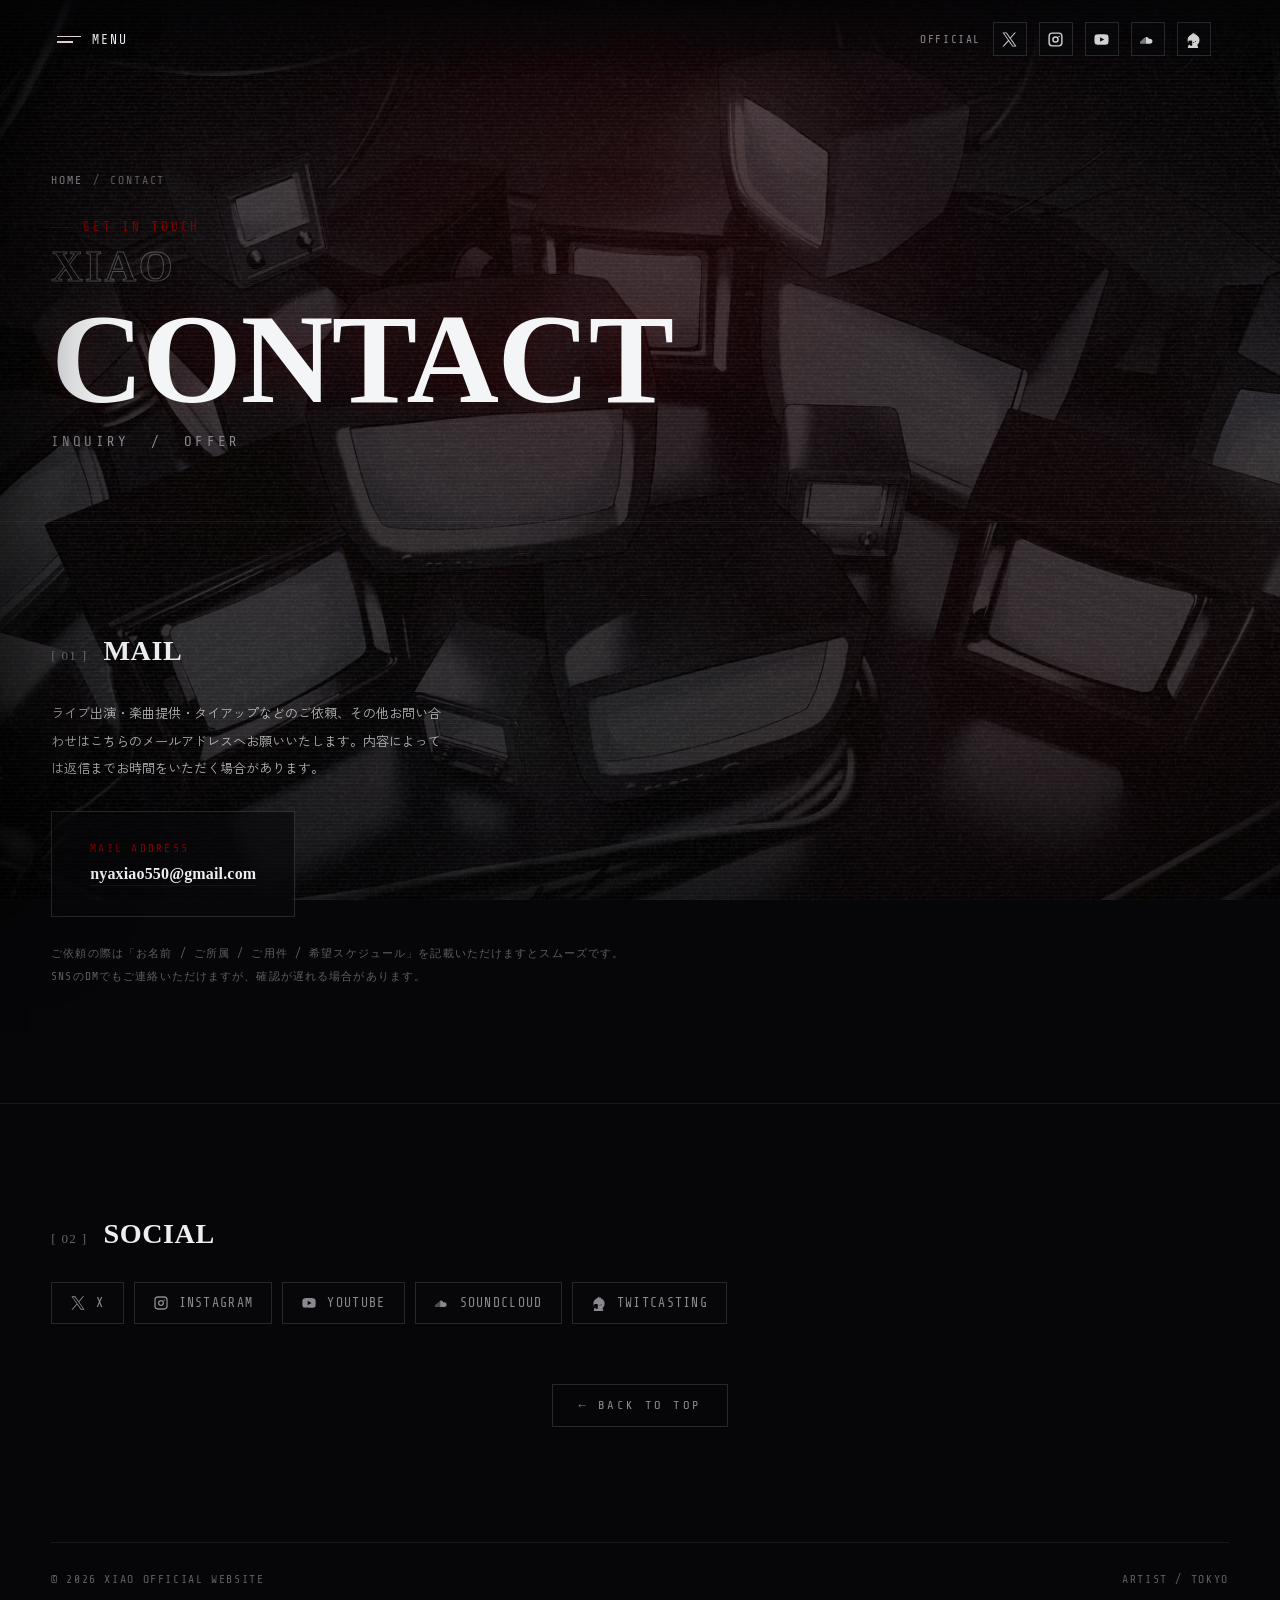
<file: contact.html>
<!doctype html>
<html lang="ja">
  <head>
    <meta charset="UTF-8" />
    <meta name="viewport" content="width=device-width, initial-scale=1.0" />
    <title>Contact | Xiao</title>
    <meta name="description" content="Xiao へのお問い合わせ・ご依頼はこちらから。" />
    <meta property="og:type" content="website" />
    <meta property="og:site_name" content="Xiao Official" />
    <meta property="og:title" content="Contact | Xiao" />
    <meta property="og:description" content="Xiao へのお問い合わせ・ご依頼はこちらから。" />
    <meta property="og:url" content="https://xiao-official.com/contact.html" />
    <meta property="og:image" content="https://xiao-official.com/images/XiaoOGP.png" />
    <meta name="twitter:card" content="summary_large_image" />
    <meta name="twitter:title" content="Contact | Xiao" />
    <meta name="twitter:description" content="Xiao へのお問い合わせ・ご依頼はこちらから。" />
    <meta name="twitter:image" content="https://xiao-official.com/images/XiaoOGP.png" />
    <link rel="canonical" href="https://xiao-official.com/contact.html" />
    <link rel="icon" href="assets/profile.jpg" />
    <link rel="apple-touch-icon" href="assets/profile.jpg" />
    <link rel="preconnect" href="https://fonts.googleapis.com" />
    <link rel="preconnect" href="https://fonts.gstatic.com" crossorigin />
    <link
      href="https://fonts.googleapis.com/css2?family=Orbitron:wght@500;700;800&family=Oxanium:wght@500;700;800&family=Share+Tech+Mono&family=Zen+Kaku+Gothic+New:wght@400;500;700&display=swap"
      rel="stylesheet"
    />
    <link rel="stylesheet" href="styles.css" />
    <link rel="stylesheet" href="pages.css" />
  </head>
  <body>
    <!-- background photo + ambient texture -->
    <div class="bg-photo" aria-hidden="true"></div>
    <canvas class="fx fx--static" id="staticCanvas" aria-hidden="true"></canvas>
    <div class="fx fx--grain" aria-hidden="true"></div>
    <div class="fx fx--scan" aria-hidden="true"></div>
    <div class="fx fx--vignette" aria-hidden="true"></div>

    <!-- header -->
    <header class="site-header">
      <button class="menu-button" id="menuButton" type="button" aria-label="メニュー" aria-controls="sidebar" aria-expanded="false">
        <span class="bars" aria-hidden="true"><i></i><i></i></span>
        <span>Menu</span>
      </button>
      <nav class="official-links" aria-label="SNSリンク">
        <span class="label">Official</span>
        <a href="https://x.com/xiao__0x" aria-label="X" target="_blank" rel="noopener">
          <svg viewBox="0 0 24 24" aria-hidden="true"><path d="M13.8 10.4 21.1 2h-1.8l-6.3 7.2L8 2H2.2l7.7 11.2L2.2 22h1.8l6.7-7.7 5.4 7.7h5.8l-8.1-11.6Zm-2.4 2.7-.8-1.1L4.4 3.3h2.8l4.9 7 .8 1.1 6.7 9.4h-2.8l-5.4-7.7Z"/></svg>
        </a>
        <a href="https://www.instagram.com/xia__o0/" aria-label="Instagram" target="_blank" rel="noopener">
          <svg viewBox="0 0 24 24" aria-hidden="true"><path d="M7.4 2h9.2A5.4 5.4 0 0 1 22 7.4v9.2a5.4 5.4 0 0 1-5.4 5.4H7.4A5.4 5.4 0 0 1 2 16.6V7.4A5.4 5.4 0 0 1 7.4 2Zm0 2A3.4 3.4 0 0 0 4 7.4v9.2A3.4 3.4 0 0 0 7.4 20h9.2a3.4 3.4 0 0 0 3.4-3.4V7.4A3.4 3.4 0 0 0 16.6 4H7.4Zm4.6 3.4A4.6 4.6 0 1 1 7.4 12 4.6 4.6 0 0 1 12 7.4Zm0 2A2.6 2.6 0 1 0 14.6 12 2.6 2.6 0 0 0 12 9.4Zm5-2.8a1.1 1.1 0 1 1-1.1 1.1A1.1 1.1 0 0 1 17 6.6Z"/></svg>
        </a>
        <a href="https://youtube.com/@xiao_bzx" aria-label="YouTube" target="_blank" rel="noopener">
          <svg viewBox="0 0 24 24" aria-hidden="true"><path d="M21.6 7.2a3 3 0 0 0-2.1-2.1C17.6 4.6 12 4.6 12 4.6s-5.6 0-7.5.5a3 3 0 0 0-2.1 2.1A31.2 31.2 0 0 0 2 12a31.2 31.2 0 0 0 .4 4.8 3 3 0 0 0 2.1 2.1c1.9.5 7.5.5 7.5.5s5.6 0 7.5-.5a3 3 0 0 0 2.1-2.1A31.2 31.2 0 0 0 22 12a31.2 31.2 0 0 0-.4-4.8ZM10 15.3V8.7l5.8 3.3L10 15.3Z"/></svg>
        </a>
        <a href="https://soundcloud.com/user-546744269" aria-label="SoundCloud" target="_blank" rel="noopener">
          <svg viewBox="0 0 24 24" aria-hidden="true"><path d="M9.2 8.7c.4-.2.8-.3 1.3-.3 1.6 0 3 1.1 3.4 2.7.5-.2 1-.3 1.5-.3 2 0 3.6 1.6 3.6 3.6S17.4 18 15.4 18H9.2V8.7Zm-1.5.9h.8V18h-.8V9.6Zm-1.4 1.1h.8V18h-.8v-7.3Zm-1.4 1.2h.8V18h-.8v-6.1Zm-1.4 1.5h.8V18h-.8v-4.6Zm-1.4 1.2h.8V18h-.8v-3.4Z"/></svg>
        </a>
        <a class="tc" href="https://twitcasting.tv/_01xxxo" aria-label="TwitCasting" target="_blank" rel="noopener">
          <span class="tc-icon" aria-hidden="true"></span>
        </a>
      </nav>
    </header>

    <!-- slide-in sidebar -->
    <div class="nav-backdrop" id="navBackdrop" aria-hidden="true"></div>
    <aside class="sidebar" id="sidebar" aria-label="メニュー" aria-hidden="true">
      <div class="sidebar__top">
        <span class="sidebar__brand">XI<span class="hero__accent">A</span>O</span>
        <button class="sidebar__close" id="navClose" type="button" aria-label="閉じる"><span>Close</span><i aria-hidden="true"></i></button>
      </div>
      <nav class="sidebar__nav">
        <a href="index.html" data-nav><span class="sidebar__idx">00</span>Home</a>
        <a href="profile.html" data-nav><span class="sidebar__idx">01</span>Profile</a>
        <a href="movie.html" data-nav><span class="sidebar__idx">02</span>Movie</a>
        <a href="live.html" data-nav><span class="sidebar__idx">03</span>Live</a>
        <a href="contact.html" data-nav aria-current="page"><span class="sidebar__idx">04</span>Contact</a>
      </nav>
      <div class="sidebar__foot">
        <span class="sidebar__label">Official Account</span>
        <div class="sidebar__sns">
          <a href="https://x.com/xiao__0x" aria-label="X" target="_blank" rel="noopener"><svg viewBox="0 0 24 24" aria-hidden="true"><path d="M13.8 10.4 21.1 2h-1.8l-6.3 7.2L8 2H2.2l7.7 11.2L2.2 22h1.8l6.7-7.7 5.4 7.7h5.8l-8.1-11.6Zm-2.4 2.7-.8-1.1L4.4 3.3h2.8l4.9 7 .8 1.1 6.7 9.4h-2.8l-5.4-7.7Z"/></svg></a>
          <a href="https://www.instagram.com/xia__o0/" aria-label="Instagram" target="_blank" rel="noopener"><svg viewBox="0 0 24 24" aria-hidden="true"><path d="M7.4 2h9.2A5.4 5.4 0 0 1 22 7.4v9.2a5.4 5.4 0 0 1-5.4 5.4H7.4A5.4 5.4 0 0 1 2 16.6V7.4A5.4 5.4 0 0 1 7.4 2Zm0 2A3.4 3.4 0 0 0 4 7.4v9.2A3.4 3.4 0 0 0 7.4 20h9.2a3.4 3.4 0 0 0 3.4-3.4V7.4A3.4 3.4 0 0 0 16.6 4H7.4Zm4.6 3.4A4.6 4.6 0 1 1 7.4 12 4.6 4.6 0 0 1 12 7.4Zm0 2A2.6 2.6 0 1 0 14.6 12 2.6 2.6 0 0 0 12 9.4Zm5-2.8a1.1 1.1 0 1 1-1.1 1.1A1.1 1.1 0 0 1 17 6.6Z"/></svg></a>
          <a href="https://youtube.com/@xiao_bzx" aria-label="YouTube" target="_blank" rel="noopener"><svg viewBox="0 0 24 24" aria-hidden="true"><path d="M21.6 7.2a3 3 0 0 0-2.1-2.1C17.6 4.6 12 4.6 12 4.6s-5.6 0-7.5.5a3 3 0 0 0-2.1 2.1A31.2 31.2 0 0 0 2 12a31.2 31.2 0 0 0 .4 4.8 3 3 0 0 0 2.1 2.1c1.9.5 7.5.5 7.5.5s5.6 0 7.5-.5a3 3 0 0 0 2.1-2.1A31.2 31.2 0 0 0 22 12a31.2 31.2 0 0 0-.4-4.8ZM10 15.3V8.7l5.8 3.3L10 15.3Z"/></svg></a>
          <a href="https://soundcloud.com/user-546744269" aria-label="SoundCloud" target="_blank" rel="noopener"><svg viewBox="0 0 24 24" aria-hidden="true"><path d="M9.2 8.7c.4-.2.8-.3 1.3-.3 1.6 0 3 1.1 3.4 2.7.5-.2 1-.3 1.5-.3 2 0 3.6 1.6 3.6 3.6S17.4 18 15.4 18H9.2V8.7Zm-1.5.9h.8V18h-.8V9.6Zm-1.4 1.1h.8V18h-.8v-7.3Zm-1.4 1.2h.8V18h-.8v-6.1Zm-1.4 1.5h.8V18h-.8v-4.6Zm-1.4 1.2h.8V18h-.8v-3.4Z"/></svg></a>
          <a class="tc" href="https://twitcasting.tv/_01xxxo" aria-label="TwitCasting" target="_blank" rel="noopener"><span class="tc-icon" aria-hidden="true"></span></a>
        </div>
      </div>
    </aside>

    <main id="top">
      <!-- page hero -->
      <section class="page-hero wrap" aria-labelledby="page-title">
        <p class="crumbs"><a href="index.html">Home</a><span>/</span><span>Contact</span></p>
        <p class="page-hero__eyebrow">Get in Touch</p>
        <h1 class="page-hero__title" id="page-title">
          <span class="ghost">XIAO</span>CONTACT
        </h1>
        <p class="page-hero__sub">Inquiry &nbsp;/&nbsp; Offer</p>
      </section>

      <!-- mail -->
      <section class="section section--line" aria-labelledby="mail-h">
        <div class="wrap">
          <div class="list-head">
            <div class="sec-head" style="margin: 0">
              <span class="idx">[ 01 ]</span>
              <h2 id="mail-h">Mail</h2>
            </div>
          </div>

          <p class="contact-lead">ライブ出演・楽曲提供・タイアップなどのご依頼、その他お問い合わせはこちらのメールアドレスへお願いいたします。内容によっては返信までお時間をいただく場合があります。</p>

          <div class="contact-mail-box">
            <span class="label">Mail Address</span>
            <a class="contact__mail" href="mailto:nyaxiao550@gmail.com">nyaxiao550@gmail.com</a>
          </div>

          <p class="contact-note">
            ご依頼の際は「お名前 / ご所属 / ご用件 / 希望スケジュール」を記載いただけますとスムーズです。<br>
            SNSのDMでもご連絡いただけますが、確認が遅れる場合があります。
          </p>
        </div>
      </section>

      <!-- sns -->
      <section class="section section--line" aria-labelledby="sns-h">
        <div class="wrap">
          <div class="list-head">
            <div class="sec-head" style="margin: 0">
              <span class="idx">[ 02 ]</span>
              <h2 id="sns-h">Social</h2>
            </div>
          </div>

          <div class="contact">
            <div class="contact__sns">
              <a href="https://x.com/xiao__0x" target="_blank" rel="noopener"><svg viewBox="0 0 24 24" aria-hidden="true"><path d="M13.8 10.4 21.1 2h-1.8l-6.3 7.2L8 2H2.2l7.7 11.2L2.2 22h1.8l6.7-7.7 5.4 7.7h5.8l-8.1-11.6Zm-2.4 2.7-.8-1.1L4.4 3.3h2.8l4.9 7 .8 1.1 6.7 9.4h-2.8l-5.4-7.7Z"/></svg>X</a>
              <a href="https://www.instagram.com/xia__o0/" target="_blank" rel="noopener"><svg viewBox="0 0 24 24" aria-hidden="true"><path d="M7.4 2h9.2A5.4 5.4 0 0 1 22 7.4v9.2a5.4 5.4 0 0 1-5.4 5.4H7.4A5.4 5.4 0 0 1 2 16.6V7.4A5.4 5.4 0 0 1 7.4 2Zm0 2A3.4 3.4 0 0 0 4 7.4v9.2A3.4 3.4 0 0 0 7.4 20h9.2a3.4 3.4 0 0 0 3.4-3.4V7.4A3.4 3.4 0 0 0 16.6 4H7.4Zm4.6 3.4A4.6 4.6 0 1 1 7.4 12 4.6 4.6 0 0 1 12 7.4Zm0 2A2.6 2.6 0 1 0 14.6 12 2.6 2.6 0 0 0 12 9.4Zm5-2.8a1.1 1.1 0 1 1-1.1 1.1A1.1 1.1 0 0 1 17 6.6Z"/></svg>Instagram</a>
              <a href="https://youtube.com/@xiao_bzx" target="_blank" rel="noopener"><svg viewBox="0 0 24 24" aria-hidden="true"><path d="M21.6 7.2a3 3 0 0 0-2.1-2.1C17.6 4.6 12 4.6 12 4.6s-5.6 0-7.5.5a3 3 0 0 0-2.1 2.1A31.2 31.2 0 0 0 2 12a31.2 31.2 0 0 0 .4 4.8 3 3 0 0 0 2.1 2.1c1.9.5 7.5.5 7.5.5s5.6 0 7.5-.5a3 3 0 0 0 2.1-2.1A31.2 31.2 0 0 0 22 12a31.2 31.2 0 0 0-.4-4.8ZM10 15.3V8.7l5.8 3.3L10 15.3Z"/></svg>YouTube</a>
              <a href="https://soundcloud.com/user-546744269" target="_blank" rel="noopener"><svg viewBox="0 0 24 24" aria-hidden="true"><path d="M9.2 8.7c.4-.2.8-.3 1.3-.3 1.6 0 3 1.1 3.4 2.7.5-.2 1-.3 1.5-.3 2 0 3.6 1.6 3.6 3.6S17.4 18 15.4 18H9.2V8.7Zm-1.5.9h.8V18h-.8V9.6Zm-1.4 1.1h.8V18h-.8v-7.3Zm-1.4 1.2h.8V18h-.8v-6.1Zm-1.4 1.5h.8V18h-.8v-4.6Zm-1.4 1.2h.8V18h-.8v-3.4Z"/></svg>SoundCloud</a>
              <a href="https://twitcasting.tv/_01xxxo" target="_blank" rel="noopener"><span class="tc-icon" aria-hidden="true"></span>TwitCasting</a>
            </div>
          </div>

          <div class="page-back">
            <a href="index.html">← Back to Top</a>
          </div>
        </div>
      </section>

      <footer class="site-foot wrap">
        <span>© 2026 XIAO OFFICIAL WEBSITE</span>
        <span>ARTIST / TOKYO</span>
      </footer>
    </main>

    <script src="common.js"></script>
  </body>
</html>
</file>
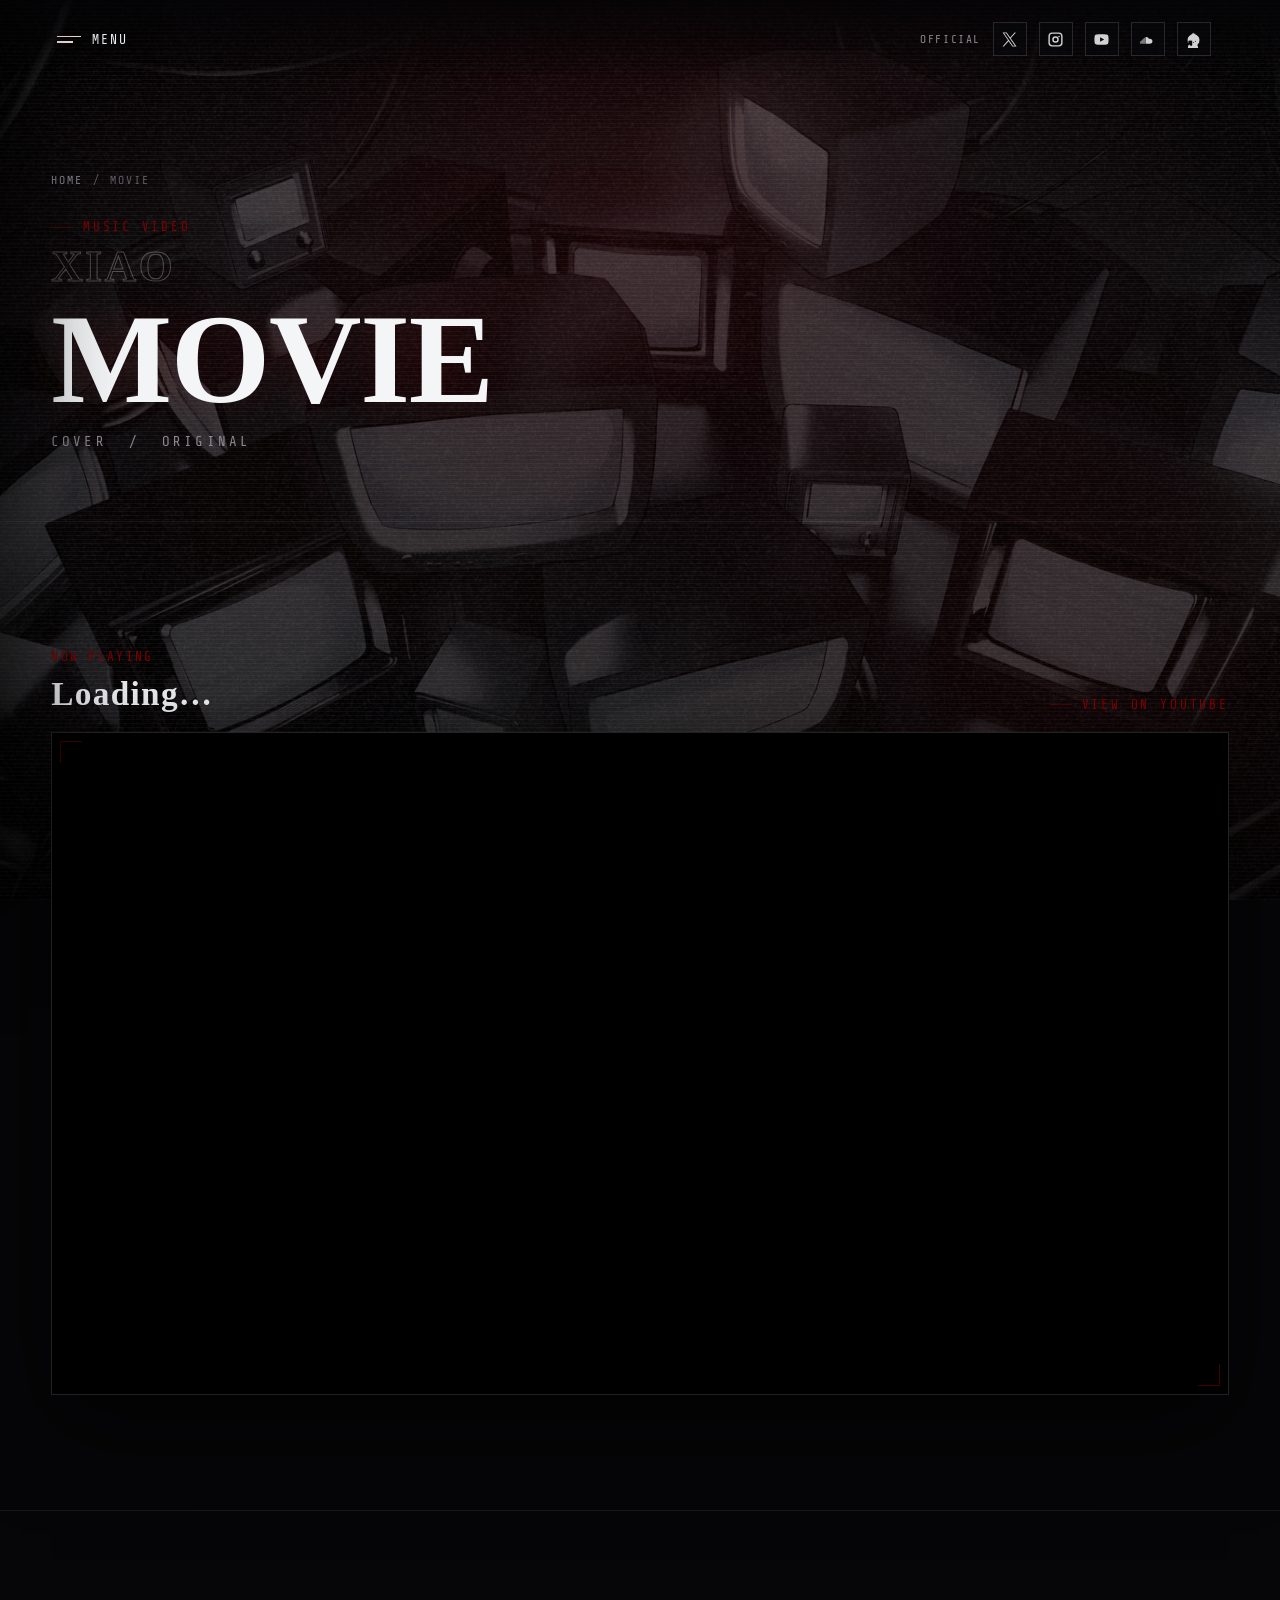
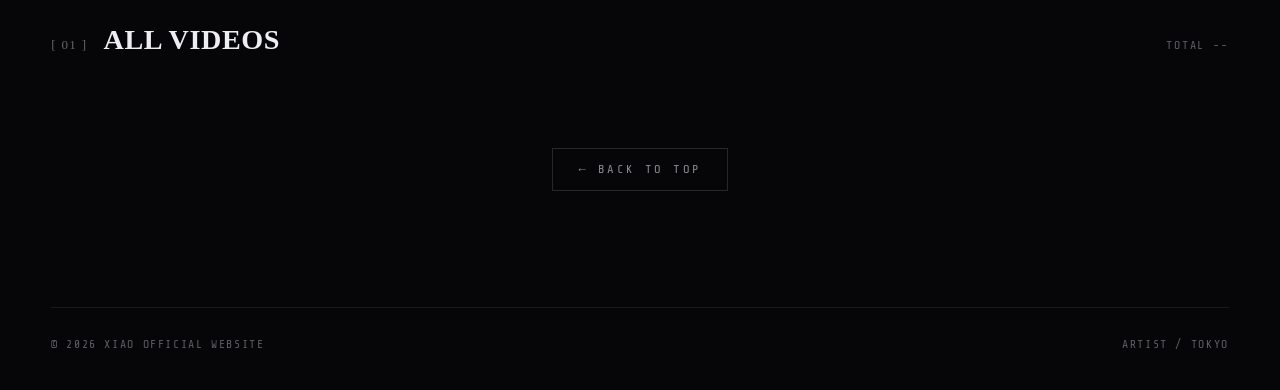
<file: movie.html>
<!doctype html>
<html lang="ja">
  <head>
    <meta charset="UTF-8" />
    <meta name="viewport" content="width=device-width, initial-scale=1.0" />
    <title>Movie | Xiao</title>
    <meta name="description" content="Xiao のカバー・オリジナル楽曲のミュージックビデオ一覧。" />
    <meta property="og:type" content="website" />
    <meta property="og:site_name" content="Xiao Official" />
    <meta property="og:title" content="Movie | Xiao" />
    <meta property="og:description" content="Xiao のカバー・オリジナル楽曲のミュージックビデオ一覧。" />
    <meta property="og:url" content="https://xiao-official.com/movie.html" />
    <meta property="og:image" content="https://xiao-official.com/images/XiaoOGP.png" />
    <meta name="twitter:card" content="summary_large_image" />
    <meta name="twitter:title" content="Movie | Xiao" />
    <meta name="twitter:description" content="Xiao のカバー・オリジナル楽曲のミュージックビデオ一覧。" />
    <meta name="twitter:image" content="https://xiao-official.com/images/XiaoOGP.png" />
    <link rel="canonical" href="https://xiao-official.com/movie.html" />
    <link rel="icon" href="assets/profile.jpg" />
    <link rel="apple-touch-icon" href="assets/profile.jpg" />
    <link rel="preconnect" href="https://fonts.googleapis.com" />
    <link rel="preconnect" href="https://fonts.gstatic.com" crossorigin />
    <link
      href="https://fonts.googleapis.com/css2?family=Orbitron:wght@500;700;800&family=Oxanium:wght@500;700;800&family=Share+Tech+Mono&family=Zen+Kaku+Gothic+New:wght@400;500;700&display=swap"
      rel="stylesheet"
    />
    <link rel="stylesheet" href="styles.css" />
    <link rel="stylesheet" href="pages.css" />
  </head>
  <body>
    <!-- background photo + ambient texture -->
    <div class="bg-photo" aria-hidden="true"></div>
    <canvas class="fx fx--static" id="staticCanvas" aria-hidden="true"></canvas>
    <div class="fx fx--grain" aria-hidden="true"></div>
    <div class="fx fx--scan" aria-hidden="true"></div>
    <div class="fx fx--vignette" aria-hidden="true"></div>

    <!-- header -->
    <header class="site-header">
      <button class="menu-button" id="menuButton" type="button" aria-label="メニュー" aria-controls="sidebar" aria-expanded="false">
        <span class="bars" aria-hidden="true"><i></i><i></i></span>
        <span>Menu</span>
      </button>
      <nav class="official-links" aria-label="SNSリンク">
        <span class="label">Official</span>
        <a href="https://x.com/xiao__0x" aria-label="X" target="_blank" rel="noopener">
          <svg viewBox="0 0 24 24" aria-hidden="true"><path d="M13.8 10.4 21.1 2h-1.8l-6.3 7.2L8 2H2.2l7.7 11.2L2.2 22h1.8l6.7-7.7 5.4 7.7h5.8l-8.1-11.6Zm-2.4 2.7-.8-1.1L4.4 3.3h2.8l4.9 7 .8 1.1 6.7 9.4h-2.8l-5.4-7.7Z"/></svg>
        </a>
        <a href="https://www.instagram.com/xia__o0/" aria-label="Instagram" target="_blank" rel="noopener">
          <svg viewBox="0 0 24 24" aria-hidden="true"><path d="M7.4 2h9.2A5.4 5.4 0 0 1 22 7.4v9.2a5.4 5.4 0 0 1-5.4 5.4H7.4A5.4 5.4 0 0 1 2 16.6V7.4A5.4 5.4 0 0 1 7.4 2Zm0 2A3.4 3.4 0 0 0 4 7.4v9.2A3.4 3.4 0 0 0 7.4 20h9.2a3.4 3.4 0 0 0 3.4-3.4V7.4A3.4 3.4 0 0 0 16.6 4H7.4Zm4.6 3.4A4.6 4.6 0 1 1 7.4 12 4.6 4.6 0 0 1 12 7.4Zm0 2A2.6 2.6 0 1 0 14.6 12 2.6 2.6 0 0 0 12 9.4Zm5-2.8a1.1 1.1 0 1 1-1.1 1.1A1.1 1.1 0 0 1 17 6.6Z"/></svg>
        </a>
        <a href="https://youtube.com/@xiao_bzx" aria-label="YouTube" target="_blank" rel="noopener">
          <svg viewBox="0 0 24 24" aria-hidden="true"><path d="M21.6 7.2a3 3 0 0 0-2.1-2.1C17.6 4.6 12 4.6 12 4.6s-5.6 0-7.5.5a3 3 0 0 0-2.1 2.1A31.2 31.2 0 0 0 2 12a31.2 31.2 0 0 0 .4 4.8 3 3 0 0 0 2.1 2.1c1.9.5 7.5.5 7.5.5s5.6 0 7.5-.5a3 3 0 0 0 2.1-2.1A31.2 31.2 0 0 0 22 12a31.2 31.2 0 0 0-.4-4.8ZM10 15.3V8.7l5.8 3.3L10 15.3Z"/></svg>
        </a>
        <a href="https://soundcloud.com/user-546744269" aria-label="SoundCloud" target="_blank" rel="noopener">
          <svg viewBox="0 0 24 24" aria-hidden="true"><path d="M9.2 8.7c.4-.2.8-.3 1.3-.3 1.6 0 3 1.1 3.4 2.7.5-.2 1-.3 1.5-.3 2 0 3.6 1.6 3.6 3.6S17.4 18 15.4 18H9.2V8.7Zm-1.5.9h.8V18h-.8V9.6Zm-1.4 1.1h.8V18h-.8v-7.3Zm-1.4 1.2h.8V18h-.8v-6.1Zm-1.4 1.5h.8V18h-.8v-4.6Zm-1.4 1.2h.8V18h-.8v-3.4Z"/></svg>
        </a>
        <a class="tc" href="https://twitcasting.tv/_01xxxo" aria-label="TwitCasting" target="_blank" rel="noopener">
          <span class="tc-icon" aria-hidden="true"></span>
        </a>
      </nav>
    </header>

    <!-- slide-in sidebar -->
    <div class="nav-backdrop" id="navBackdrop" aria-hidden="true"></div>
    <aside class="sidebar" id="sidebar" aria-label="メニュー" aria-hidden="true">
      <div class="sidebar__top">
        <span class="sidebar__brand">XI<span class="hero__accent">A</span>O</span>
        <button class="sidebar__close" id="navClose" type="button" aria-label="閉じる"><span>Close</span><i aria-hidden="true"></i></button>
      </div>
      <nav class="sidebar__nav">
        <a href="index.html" data-nav><span class="sidebar__idx">00</span>Home</a>
        <a href="profile.html" data-nav><span class="sidebar__idx">01</span>Profile</a>
        <a href="movie.html" data-nav aria-current="page"><span class="sidebar__idx">02</span>Movie</a>
        <a href="live.html" data-nav><span class="sidebar__idx">03</span>Live</a>
        <a href="contact.html" data-nav><span class="sidebar__idx">04</span>Contact</a>
      </nav>
      <div class="sidebar__foot">
        <span class="sidebar__label">Official Account</span>
        <div class="sidebar__sns">
          <a href="https://x.com/xiao__0x" aria-label="X" target="_blank" rel="noopener"><svg viewBox="0 0 24 24" aria-hidden="true"><path d="M13.8 10.4 21.1 2h-1.8l-6.3 7.2L8 2H2.2l7.7 11.2L2.2 22h1.8l6.7-7.7 5.4 7.7h5.8l-8.1-11.6Zm-2.4 2.7-.8-1.1L4.4 3.3h2.8l4.9 7 .8 1.1 6.7 9.4h-2.8l-5.4-7.7Z"/></svg></a>
          <a href="https://www.instagram.com/xia__o0/" aria-label="Instagram" target="_blank" rel="noopener"><svg viewBox="0 0 24 24" aria-hidden="true"><path d="M7.4 2h9.2A5.4 5.4 0 0 1 22 7.4v9.2a5.4 5.4 0 0 1-5.4 5.4H7.4A5.4 5.4 0 0 1 2 16.6V7.4A5.4 5.4 0 0 1 7.4 2Zm0 2A3.4 3.4 0 0 0 4 7.4v9.2A3.4 3.4 0 0 0 7.4 20h9.2a3.4 3.4 0 0 0 3.4-3.4V7.4A3.4 3.4 0 0 0 16.6 4H7.4Zm4.6 3.4A4.6 4.6 0 1 1 7.4 12 4.6 4.6 0 0 1 12 7.4Zm0 2A2.6 2.6 0 1 0 14.6 12 2.6 2.6 0 0 0 12 9.4Zm5-2.8a1.1 1.1 0 1 1-1.1 1.1A1.1 1.1 0 0 1 17 6.6Z"/></svg></a>
          <a href="https://youtube.com/@xiao_bzx" aria-label="YouTube" target="_blank" rel="noopener"><svg viewBox="0 0 24 24" aria-hidden="true"><path d="M21.6 7.2a3 3 0 0 0-2.1-2.1C17.6 4.6 12 4.6 12 4.6s-5.6 0-7.5.5a3 3 0 0 0-2.1 2.1A31.2 31.2 0 0 0 2 12a31.2 31.2 0 0 0 .4 4.8 3 3 0 0 0 2.1 2.1c1.9.5 7.5.5 7.5.5s5.6 0 7.5-.5a3 3 0 0 0 2.1-2.1A31.2 31.2 0 0 0 22 12a31.2 31.2 0 0 0-.4-4.8ZM10 15.3V8.7l5.8 3.3L10 15.3Z"/></svg></a>
          <a href="https://soundcloud.com/user-546744269" aria-label="SoundCloud" target="_blank" rel="noopener"><svg viewBox="0 0 24 24" aria-hidden="true"><path d="M9.2 8.7c.4-.2.8-.3 1.3-.3 1.6 0 3 1.1 3.4 2.7.5-.2 1-.3 1.5-.3 2 0 3.6 1.6 3.6 3.6S17.4 18 15.4 18H9.2V8.7Zm-1.5.9h.8V18h-.8V9.6Zm-1.4 1.1h.8V18h-.8v-7.3Zm-1.4 1.2h.8V18h-.8v-6.1Zm-1.4 1.5h.8V18h-.8v-4.6Zm-1.4 1.2h.8V18h-.8v-3.4Z"/></svg></a>
          <a class="tc" href="https://twitcasting.tv/_01xxxo" aria-label="TwitCasting" target="_blank" rel="noopener"><span class="tc-icon" aria-hidden="true"></span></a>
        </div>
      </div>
    </aside>

    <main id="top">
      <!-- page hero -->
      <section class="page-hero wrap" aria-labelledby="page-title">
        <p class="crumbs"><a href="index.html">Home</a><span>/</span><span>Movie</span></p>
        <p class="page-hero__eyebrow">Music Video</p>
        <h1 class="page-hero__title" id="page-title">
          <span class="ghost">XIAO</span>MOVIE
        </h1>
        <p class="page-hero__sub">Cover &nbsp;/&nbsp; Original</p>
      </section>

      <!-- player -->
      <section class="section section--line" aria-label="プレイヤー">
        <div class="wrap">
          <div class="movie__top">
            <div>
              <p class="movie__now">Now Playing</p>
              <h2 class="movie__title" id="currentTitle">Loading…</h2>
            </div>
            <a class="kicker" href="https://youtube.com/@xiao_bzx" target="_blank" rel="noopener" style="margin: 0">View on YouTube</a>
          </div>

          <div class="movie__frame movie-hero-frame">
            <span class="corner tl" aria-hidden="true"></span>
            <span class="corner br" aria-hidden="true"></span>
            <div id="ytplayer"></div>
          </div>
        </div>
      </section>

      <!-- all videos -->
      <section class="section section--line" aria-labelledby="list-h">
        <div class="wrap">
          <div class="list-head">
            <div class="sec-head" style="margin: 0">
              <span class="idx">[ 01 ]</span>
              <h2 id="list-h">All Videos</h2>
            </div>
            <span class="count">TOTAL <span data-movie-count>--</span></span>
          </div>

          <div class="movie-grid" id="movieGrid" aria-label="動画一覧"></div>

          <div class="page-back">
            <a href="index.html">← Back to Top</a>
          </div>
        </div>
      </section>

      <footer class="site-foot wrap">
        <span>© 2026 XIAO OFFICIAL WEBSITE</span>
        <span>ARTIST / TOKYO</span>
      </footer>
    </main>

    <script src="common.js"></script>
    <script src="movie.js"></script>
  </body>
</html>
</file>
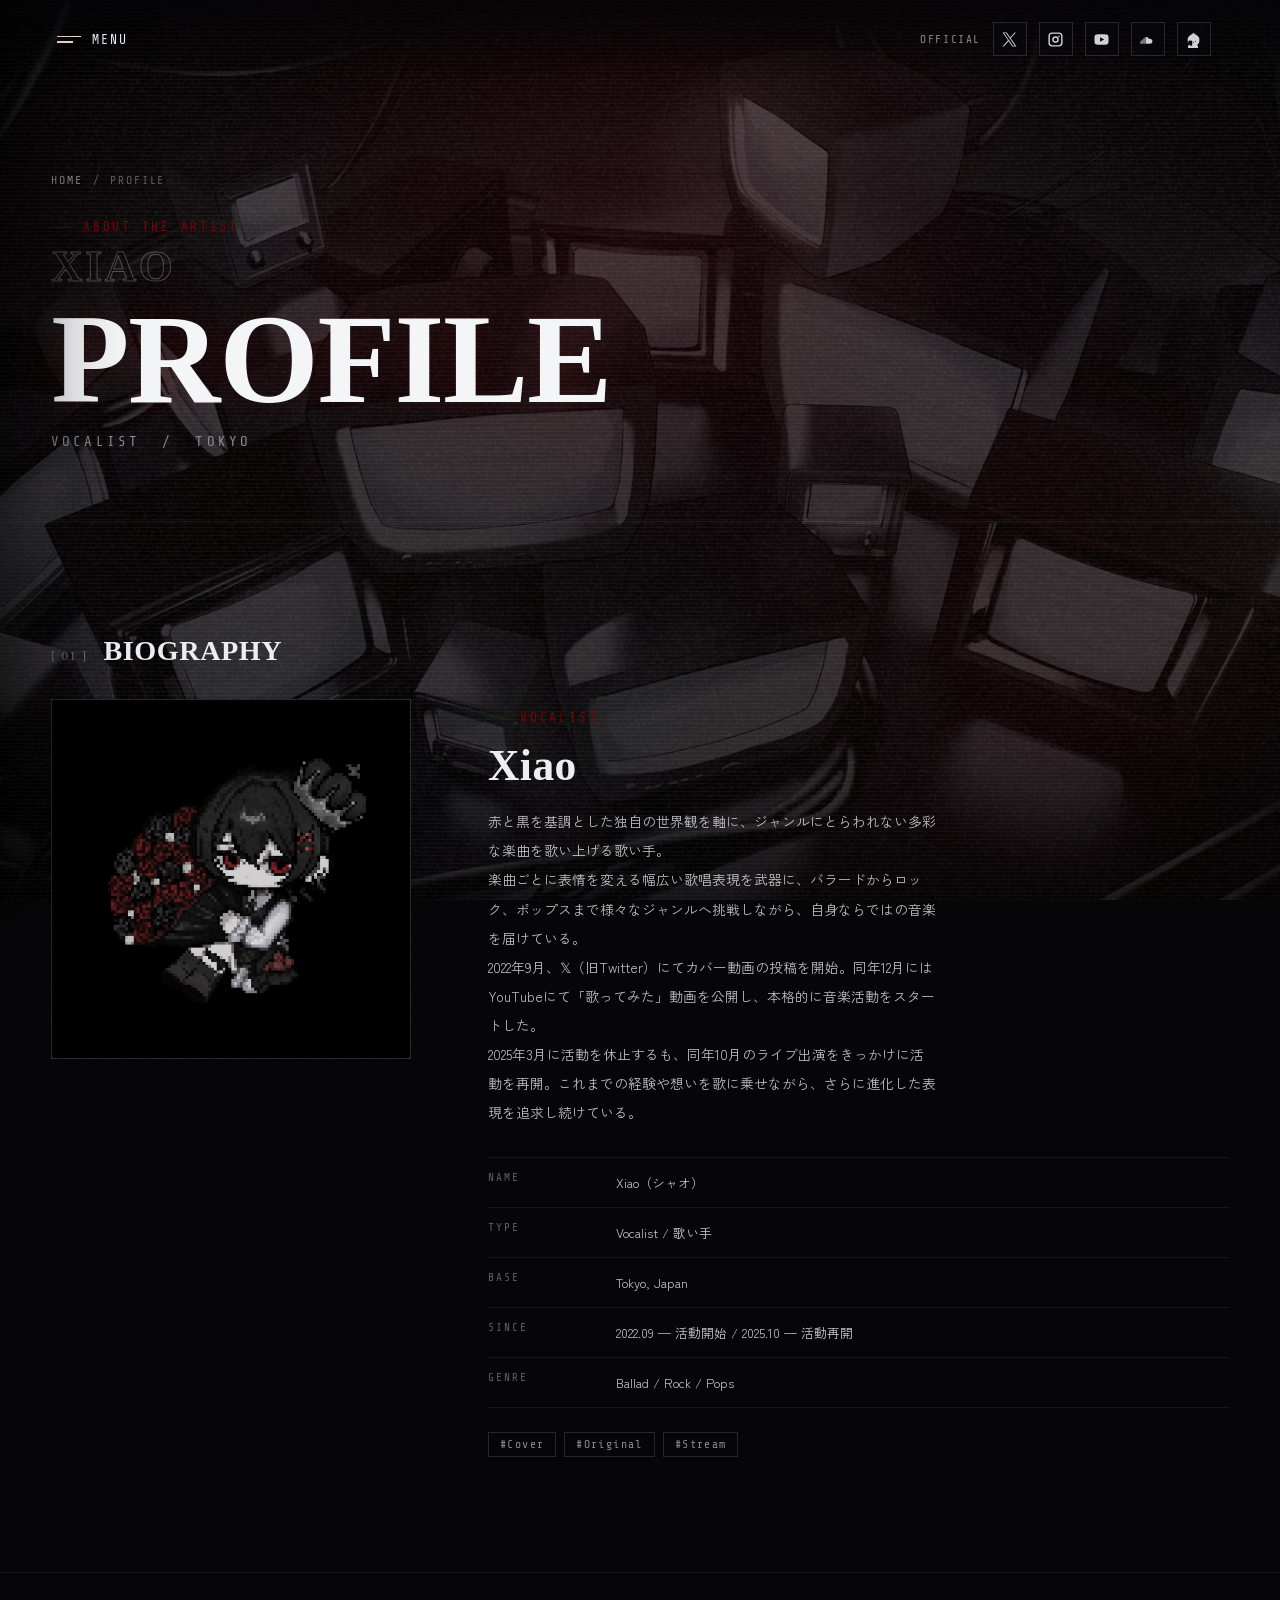
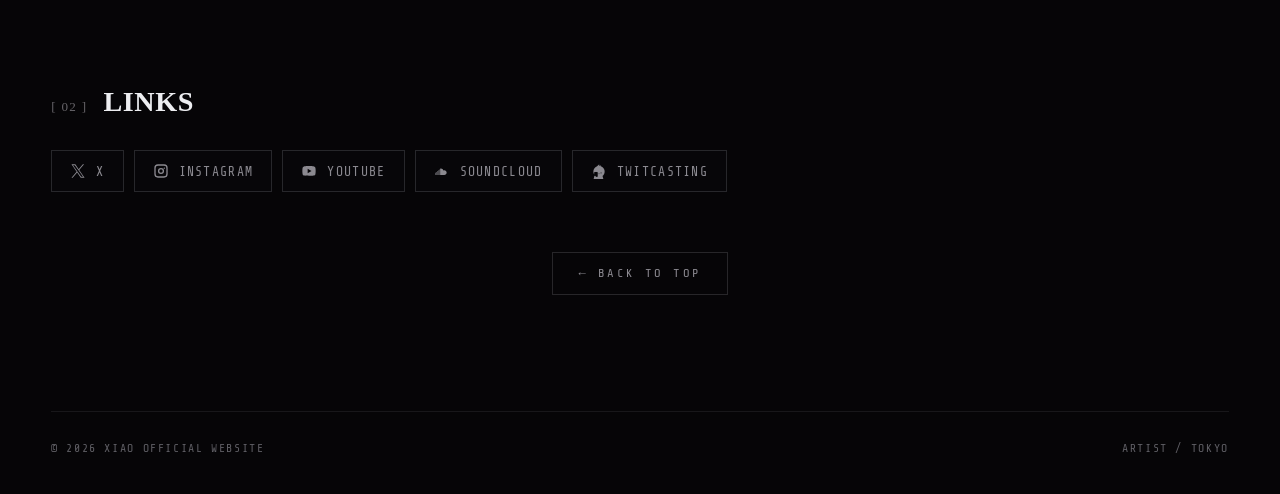
<file: profile.html>
<!doctype html>
<html lang="ja">
  <head>
    <meta charset="UTF-8" />
    <meta name="viewport" content="width=device-width, initial-scale=1.0" />
    <title>Profile | Xiao</title>
    <meta name="description" content="歌い手 Xiao のプロフィール。" />
    <meta property="og:type" content="website" />
    <meta property="og:site_name" content="Xiao Official" />
    <meta property="og:title" content="Profile | Xiao" />
    <meta property="og:description" content="歌い手 Xiao のプロフィール。" />
    <meta property="og:url" content="https://xiao-official.com/profile.html" />
    <meta property="og:image" content="https://xiao-official.com/images/XiaoOGP.png" />
    <meta name="twitter:card" content="summary_large_image" />
    <meta name="twitter:title" content="Profile | Xiao" />
    <meta name="twitter:description" content="歌い手 Xiao のプロフィール。" />
    <meta name="twitter:image" content="https://xiao-official.com/images/XiaoOGP.png" />
    <link rel="canonical" href="https://xiao-official.com/profile.html" />
    <link rel="icon" href="assets/profile.jpg" />
    <link rel="apple-touch-icon" href="assets/profile.jpg" />
    <link rel="preconnect" href="https://fonts.googleapis.com" />
    <link rel="preconnect" href="https://fonts.gstatic.com" crossorigin />
    <link
      href="https://fonts.googleapis.com/css2?family=Orbitron:wght@500;700;800&family=Oxanium:wght@500;700;800&family=Share+Tech+Mono&family=Zen+Kaku+Gothic+New:wght@400;500;700&display=swap"
      rel="stylesheet"
    />
    <link rel="stylesheet" href="styles.css" />
    <link rel="stylesheet" href="pages.css" />
  </head>
  <body>
    <!-- background photo + ambient texture -->
    <div class="bg-photo" aria-hidden="true"></div>
    <canvas class="fx fx--static" id="staticCanvas" aria-hidden="true"></canvas>
    <div class="fx fx--grain" aria-hidden="true"></div>
    <div class="fx fx--scan" aria-hidden="true"></div>
    <div class="fx fx--vignette" aria-hidden="true"></div>

    <!-- header -->
    <header class="site-header">
      <button class="menu-button" id="menuButton" type="button" aria-label="メニュー" aria-controls="sidebar" aria-expanded="false">
        <span class="bars" aria-hidden="true"><i></i><i></i></span>
        <span>Menu</span>
      </button>
      <nav class="official-links" aria-label="SNSリンク">
        <span class="label">Official</span>
        <a href="https://x.com/xiao__0x" aria-label="X" target="_blank" rel="noopener">
          <svg viewBox="0 0 24 24" aria-hidden="true"><path d="M13.8 10.4 21.1 2h-1.8l-6.3 7.2L8 2H2.2l7.7 11.2L2.2 22h1.8l6.7-7.7 5.4 7.7h5.8l-8.1-11.6Zm-2.4 2.7-.8-1.1L4.4 3.3h2.8l4.9 7 .8 1.1 6.7 9.4h-2.8l-5.4-7.7Z"/></svg>
        </a>
        <a href="https://www.instagram.com/xia__o0/" aria-label="Instagram" target="_blank" rel="noopener">
          <svg viewBox="0 0 24 24" aria-hidden="true"><path d="M7.4 2h9.2A5.4 5.4 0 0 1 22 7.4v9.2a5.4 5.4 0 0 1-5.4 5.4H7.4A5.4 5.4 0 0 1 2 16.6V7.4A5.4 5.4 0 0 1 7.4 2Zm0 2A3.4 3.4 0 0 0 4 7.4v9.2A3.4 3.4 0 0 0 7.4 20h9.2a3.4 3.4 0 0 0 3.4-3.4V7.4A3.4 3.4 0 0 0 16.6 4H7.4Zm4.6 3.4A4.6 4.6 0 1 1 7.4 12 4.6 4.6 0 0 1 12 7.4Zm0 2A2.6 2.6 0 1 0 14.6 12 2.6 2.6 0 0 0 12 9.4Zm5-2.8a1.1 1.1 0 1 1-1.1 1.1A1.1 1.1 0 0 1 17 6.6Z"/></svg>
        </a>
        <a href="https://youtube.com/@xiao_bzx" aria-label="YouTube" target="_blank" rel="noopener">
          <svg viewBox="0 0 24 24" aria-hidden="true"><path d="M21.6 7.2a3 3 0 0 0-2.1-2.1C17.6 4.6 12 4.6 12 4.6s-5.6 0-7.5.5a3 3 0 0 0-2.1 2.1A31.2 31.2 0 0 0 2 12a31.2 31.2 0 0 0 .4 4.8 3 3 0 0 0 2.1 2.1c1.9.5 7.5.5 7.5.5s5.6 0 7.5-.5a3 3 0 0 0 2.1-2.1A31.2 31.2 0 0 0 22 12a31.2 31.2 0 0 0-.4-4.8ZM10 15.3V8.7l5.8 3.3L10 15.3Z"/></svg>
        </a>
        <a href="https://soundcloud.com/user-546744269" aria-label="SoundCloud" target="_blank" rel="noopener">
          <svg viewBox="0 0 24 24" aria-hidden="true"><path d="M9.2 8.7c.4-.2.8-.3 1.3-.3 1.6 0 3 1.1 3.4 2.7.5-.2 1-.3 1.5-.3 2 0 3.6 1.6 3.6 3.6S17.4 18 15.4 18H9.2V8.7Zm-1.5.9h.8V18h-.8V9.6Zm-1.4 1.1h.8V18h-.8v-7.3Zm-1.4 1.2h.8V18h-.8v-6.1Zm-1.4 1.5h.8V18h-.8v-4.6Zm-1.4 1.2h.8V18h-.8v-3.4Z"/></svg>
        </a>
        <a class="tc" href="https://twitcasting.tv/_01xxxo" aria-label="TwitCasting" target="_blank" rel="noopener">
          <span class="tc-icon" aria-hidden="true"></span>
        </a>
      </nav>
    </header>

    <!-- slide-in sidebar -->
    <div class="nav-backdrop" id="navBackdrop" aria-hidden="true"></div>
    <aside class="sidebar" id="sidebar" aria-label="メニュー" aria-hidden="true">
      <div class="sidebar__top">
        <span class="sidebar__brand">XI<span class="hero__accent">A</span>O</span>
        <button class="sidebar__close" id="navClose" type="button" aria-label="閉じる"><span>Close</span><i aria-hidden="true"></i></button>
      </div>
      <nav class="sidebar__nav">
        <a href="index.html" data-nav><span class="sidebar__idx">00</span>Home</a>
        <a href="profile.html" data-nav aria-current="page"><span class="sidebar__idx">01</span>Profile</a>
        <a href="movie.html" data-nav><span class="sidebar__idx">02</span>Movie</a>
        <a href="live.html" data-nav><span class="sidebar__idx">03</span>Live</a>
        <a href="contact.html" data-nav><span class="sidebar__idx">04</span>Contact</a>
      </nav>
      <div class="sidebar__foot">
        <span class="sidebar__label">Official Account</span>
        <div class="sidebar__sns">
          <a href="https://x.com/xiao__0x" aria-label="X" target="_blank" rel="noopener"><svg viewBox="0 0 24 24" aria-hidden="true"><path d="M13.8 10.4 21.1 2h-1.8l-6.3 7.2L8 2H2.2l7.7 11.2L2.2 22h1.8l6.7-7.7 5.4 7.7h5.8l-8.1-11.6Zm-2.4 2.7-.8-1.1L4.4 3.3h2.8l4.9 7 .8 1.1 6.7 9.4h-2.8l-5.4-7.7Z"/></svg></a>
          <a href="https://www.instagram.com/xia__o0/" aria-label="Instagram" target="_blank" rel="noopener"><svg viewBox="0 0 24 24" aria-hidden="true"><path d="M7.4 2h9.2A5.4 5.4 0 0 1 22 7.4v9.2a5.4 5.4 0 0 1-5.4 5.4H7.4A5.4 5.4 0 0 1 2 16.6V7.4A5.4 5.4 0 0 1 7.4 2Zm0 2A3.4 3.4 0 0 0 4 7.4v9.2A3.4 3.4 0 0 0 7.4 20h9.2a3.4 3.4 0 0 0 3.4-3.4V7.4A3.4 3.4 0 0 0 16.6 4H7.4Zm4.6 3.4A4.6 4.6 0 1 1 7.4 12 4.6 4.6 0 0 1 12 7.4Zm0 2A2.6 2.6 0 1 0 14.6 12 2.6 2.6 0 0 0 12 9.4Zm5-2.8a1.1 1.1 0 1 1-1.1 1.1A1.1 1.1 0 0 1 17 6.6Z"/></svg></a>
          <a href="https://youtube.com/@xiao_bzx" aria-label="YouTube" target="_blank" rel="noopener"><svg viewBox="0 0 24 24" aria-hidden="true"><path d="M21.6 7.2a3 3 0 0 0-2.1-2.1C17.6 4.6 12 4.6 12 4.6s-5.6 0-7.5.5a3 3 0 0 0-2.1 2.1A31.2 31.2 0 0 0 2 12a31.2 31.2 0 0 0 .4 4.8 3 3 0 0 0 2.1 2.1c1.9.5 7.5.5 7.5.5s5.6 0 7.5-.5a3 3 0 0 0 2.1-2.1A31.2 31.2 0 0 0 22 12a31.2 31.2 0 0 0-.4-4.8ZM10 15.3V8.7l5.8 3.3L10 15.3Z"/></svg></a>
          <a href="https://soundcloud.com/user-546744269" aria-label="SoundCloud" target="_blank" rel="noopener"><svg viewBox="0 0 24 24" aria-hidden="true"><path d="M9.2 8.7c.4-.2.8-.3 1.3-.3 1.6 0 3 1.1 3.4 2.7.5-.2 1-.3 1.5-.3 2 0 3.6 1.6 3.6 3.6S17.4 18 15.4 18H9.2V8.7Zm-1.5.9h.8V18h-.8V9.6Zm-1.4 1.1h.8V18h-.8v-7.3Zm-1.4 1.2h.8V18h-.8v-6.1Zm-1.4 1.5h.8V18h-.8v-4.6Zm-1.4 1.2h.8V18h-.8v-3.4Z"/></svg></a>
          <a class="tc" href="https://twitcasting.tv/_01xxxo" aria-label="TwitCasting" target="_blank" rel="noopener"><span class="tc-icon" aria-hidden="true"></span></a>
        </div>
      </div>
    </aside>

    <main id="top">
      <!-- page hero -->
      <section class="page-hero wrap" aria-labelledby="page-title">
        <p class="crumbs"><a href="index.html">Home</a><span>/</span><span>Profile</span></p>
        <p class="page-hero__eyebrow">About the Artist</p>
        <h1 class="page-hero__title" id="page-title">
          <span class="ghost">XIAO</span>PROFILE
        </h1>
        <p class="page-hero__sub">Vocalist &nbsp;/&nbsp; Tokyo</p>
      </section>

      <!-- profile -->
      <section class="section section--line" aria-labelledby="bio-h">
        <div class="wrap">
          <div class="list-head">
            <div class="sec-head" style="margin: 0">
              <span class="idx">[ 01 ]</span>
              <h2 id="bio-h">Biography</h2>
            </div>
          </div>

          <div class="profile profile-page">
            <figure class="profile__photo" style="margin: 0">
              <span class="profile__corner" aria-hidden="true"></span>
              <img src="assets/profile.jpg" alt="XIAO" />
            </figure>
            <div>
              <p class="kicker">Vocalist</p>
              <h3 class="profile__title">Xiao</h3>
              <p class="profile__body">赤と黒を基調とした独自の世界観を軸に、ジャンルにとらわれない多彩な楽曲を歌い上げる歌い手。<br>楽曲ごとに表情を変える幅広い歌唱表現を武器に、バラードからロック、ポップスまで様々なジャンルへ挑戦しながら、自身ならではの音楽を届けている。<br>2022年9月、𝕏（旧Twitter）にてカバー動画の投稿を開始。同年12月にはYouTubeにて「歌ってみた」動画を公開し、本格的に音楽活動をスタートした。<br>2025年3月に活動を休止するも、同年10月のライブ出演をきっかけに活動を再開。これまでの経験や想いを歌に乗せながら、さらに進化した表現を追求し続けている。</p>

              <dl class="spec-list">
                <dt>Name</dt>
                <dd>Xiao（シャオ）</dd>
                <dt>Type</dt>
                <dd>Vocalist / 歌い手</dd>
                <dt>Base</dt>
                <dd>Tokyo, Japan</dd>
                <dt>Since</dt>
                <dd>2022.09 — 活動開始 / 2025.10 — 活動再開</dd>
                <dt>Genre</dt>
                <dd>Ballad / Rock / Pops</dd>
              </dl>

              <div class="profile__tags">
                <span>#Cover</span>
                <span>#Original</span>
                <span>#Stream</span>
              </div>
            </div>
          </div>
        </div>
      </section>

      <!-- links -->
      <section class="section section--line" aria-labelledby="links-h">
        <div class="wrap">
          <div class="list-head">
            <div class="sec-head" style="margin: 0">
              <span class="idx">[ 02 ]</span>
              <h2 id="links-h">Links</h2>
            </div>
          </div>

          <div class="contact">
            <div class="contact__sns">
              <a href="https://x.com/xiao__0x" target="_blank" rel="noopener"><svg viewBox="0 0 24 24" aria-hidden="true"><path d="M13.8 10.4 21.1 2h-1.8l-6.3 7.2L8 2H2.2l7.7 11.2L2.2 22h1.8l6.7-7.7 5.4 7.7h5.8l-8.1-11.6Zm-2.4 2.7-.8-1.1L4.4 3.3h2.8l4.9 7 .8 1.1 6.7 9.4h-2.8l-5.4-7.7Z"/></svg>X</a>
              <a href="https://www.instagram.com/xia__o0/" target="_blank" rel="noopener"><svg viewBox="0 0 24 24" aria-hidden="true"><path d="M7.4 2h9.2A5.4 5.4 0 0 1 22 7.4v9.2a5.4 5.4 0 0 1-5.4 5.4H7.4A5.4 5.4 0 0 1 2 16.6V7.4A5.4 5.4 0 0 1 7.4 2Zm0 2A3.4 3.4 0 0 0 4 7.4v9.2A3.4 3.4 0 0 0 7.4 20h9.2a3.4 3.4 0 0 0 3.4-3.4V7.4A3.4 3.4 0 0 0 16.6 4H7.4Zm4.6 3.4A4.6 4.6 0 1 1 7.4 12 4.6 4.6 0 0 1 12 7.4Zm0 2A2.6 2.6 0 1 0 14.6 12 2.6 2.6 0 0 0 12 9.4Zm5-2.8a1.1 1.1 0 1 1-1.1 1.1A1.1 1.1 0 0 1 17 6.6Z"/></svg>Instagram</a>
              <a href="https://youtube.com/@xiao_bzx" target="_blank" rel="noopener"><svg viewBox="0 0 24 24" aria-hidden="true"><path d="M21.6 7.2a3 3 0 0 0-2.1-2.1C17.6 4.6 12 4.6 12 4.6s-5.6 0-7.5.5a3 3 0 0 0-2.1 2.1A31.2 31.2 0 0 0 2 12a31.2 31.2 0 0 0 .4 4.8 3 3 0 0 0 2.1 2.1c1.9.5 7.5.5 7.5.5s5.6 0 7.5-.5a3 3 0 0 0 2.1-2.1A31.2 31.2 0 0 0 22 12a31.2 31.2 0 0 0-.4-4.8ZM10 15.3V8.7l5.8 3.3L10 15.3Z"/></svg>YouTube</a>
              <a href="https://soundcloud.com/user-546744269" target="_blank" rel="noopener"><svg viewBox="0 0 24 24" aria-hidden="true"><path d="M9.2 8.7c.4-.2.8-.3 1.3-.3 1.6 0 3 1.1 3.4 2.7.5-.2 1-.3 1.5-.3 2 0 3.6 1.6 3.6 3.6S17.4 18 15.4 18H9.2V8.7Zm-1.5.9h.8V18h-.8V9.6Zm-1.4 1.1h.8V18h-.8v-7.3Zm-1.4 1.2h.8V18h-.8v-6.1Zm-1.4 1.5h.8V18h-.8v-4.6Zm-1.4 1.2h.8V18h-.8v-3.4Z"/></svg>SoundCloud</a>
              <a href="https://twitcasting.tv/_01xxxo" target="_blank" rel="noopener"><span class="tc-icon" aria-hidden="true"></span>TwitCasting</a>
            </div>
          </div>

          <div class="page-back">
            <a href="index.html">← Back to Top</a>
          </div>
        </div>
      </section>

      <footer class="site-foot wrap">
        <span>© 2026 XIAO OFFICIAL WEBSITE</span>
        <span>ARTIST / TOKYO</span>
      </footer>
    </main>

    <script src="common.js"></script>
  </body>
</html>
</file>
<file: styles.css>
﻿/* =========================================================
   ARTIST SITE — dark / cyber / grain
   Design system
   ========================================================= */

:root {
  --bg: #060507;
  --bg-soft: #0b0b0f;
  --panel: rgba(9, 9, 12, 0.66);
  --line: rgba(238, 240, 244, 0.14);
  --line-soft: rgba(238, 240, 244, 0.08);
  --text: #edeef1;
  --muted: #8b8990;
  --muted-dim: #5f5e64;
  --blue: #820101;
  --blue-dim: rgba(130, 1, 1, 0.5);
  --red: #820101;

  --font-display: "Oxanium", "Zen Kaku Gothic New", sans-serif;
  --font-orbitron: "Orbitron", "Oxanium", sans-serif;
  --font-heading: "DNP秀英初号明朝", "DNP Shuei Mincho Pr6N", "Yu Mincho", serif;
  --font-mono: "Share Tech Mono", monospace;
  --font-body: "Zen Kaku Gothic New", "Noto Sans JP", sans-serif;

  --ease: cubic-bezier(0.22, 1, 0.36, 1);
  --maxw: 1180px;
}

* { box-sizing: border-box; }

html { scroll-behavior: smooth; scroll-padding-top: 96px; }

body {
  margin: 0;
  min-height: 100vh;
  color: var(--text);
  background: var(--bg);
  font-family: var(--font-body);
  font-feature-settings: "palt" 1;
  -webkit-font-smoothing: antialiased;
  overflow-x: hidden;
}

a, button { color: inherit; font: inherit; }
a { text-decoration: none; }
button { border: 0; background: none; cursor: pointer; }
img { display: block; max-width: 100%; }
h1, h2 { font-family: var(--font-heading); }

::selection { background: rgba(130, 1, 1, 0.28); color: #fff; }

/* ---------- background photo + ambient layers ---------- */
.bg-photo {
  position: fixed;
  inset: 0;
  z-index: 0;
  pointer-events: none;
  background:
    linear-gradient(rgba(9, 3, 4, 0.72), rgba(6, 2, 3, 0.86)),
    radial-gradient(ellipse 95% 75% at 50% 34%, rgba(168, 20, 26, 0.3), transparent 60%),
    url("assets/bg-tvs.jpg");
  background-color: var(--bg);
  background-position: center, 50% 34%, center;
  background-size: auto, auto, cover;
  background-repeat: no-repeat;
  filter: saturate(0.7) contrast(1.06) hue-rotate(-8deg);
}

.fx { position: fixed; inset: 0; width: 100%; height: 100%; pointer-events: none; }

.fx--static { z-index: 1; opacity: 0.26; mix-blend-mode: screen; }

.fx--grain {
  z-index: 2;
  opacity: 0.5;
  mix-blend-mode: overlay;
  background-image: url("noise.svg");
  background-size: 220px 220px;
  animation: grain-shift 0.9s steps(4) infinite;
}

.fx--scan {
  z-index: 3;
  mix-blend-mode: screen;
  background:
    radial-gradient(circle at 50% 18%, rgba(130, 1, 1, 0.1), transparent 40%),
    radial-gradient(circle at 82% 78%, rgba(130, 1, 1, 0.08), transparent 32%),
    repeating-linear-gradient(0deg, rgba(255, 255, 255, 0.035) 0 1px, transparent 1px 4px);
}

.fx--vignette {
  z-index: 4;
  background: radial-gradient(ellipse 120% 90% at 50% 42%, transparent 52%, rgba(0, 0, 0, 0.72) 100%);
}

@keyframes grain-shift {
  0% { transform: translate(0, 0); }
  25% { transform: translate(-3%, 2%); }
  50% { transform: translate(2%, -3%); }
  75% { transform: translate(-2%, -1%); }
  100% { transform: translate(1%, 2%); }
}

/* ---------- intro loader ---------- */
.intro {
  position: fixed;
  inset: 0;
  z-index: 60;
  display: grid;
  place-items: center;
  background: #050406;
  transition: opacity 0.7s var(--ease);
}
.intro.is-hidden { opacity: 0; pointer-events: none; }

.intro__inner {
  position: relative;
  width: min(560px, 84vw);
  text-align: left;
}
.intro__bar {
  height: 1px;
  width: 100%;
  background: var(--line);
  position: relative;
  overflow: hidden;
}
.intro__bar::after {
  content: "";
  position: absolute;
  inset: 0;
  width: var(--p, 0%);
  background: linear-gradient(90deg, var(--blue-dim), var(--blue));
  box-shadow: 0 0 14px rgba(130, 1, 1, 0.5);
  transition: width 0.12s linear;
}
.intro__meta {
  display: flex;
  justify-content: space-between;
  align-items: baseline;
  margin-bottom: 14px;
  font-family: var(--font-mono);
  font-size: clamp(0.78rem, 1vw, 0.94rem);
  letter-spacing: 0.18em;
  color: var(--muted);
}
.intro__count { color: var(--blue); }
.intro__name {
  margin-top: 22px;
  font-family: var(--font-heading);
  font-weight: 800;
  font-size: clamp(2.2rem, 8vw, 4.4rem);
  letter-spacing: 0.04em;
  text-transform: uppercase;
  color: #fff;
  opacity: 0;
  transform: translateY(8px);
  animation: intro-name 0.9s var(--ease) 0.25s forwards;
}
.intro__accent { color: var(--blue); }
@keyframes intro-name { to { opacity: 1; transform: none; } }

/* ---------- header ---------- */
.site-header {
  position: fixed;
  inset: 0 0 auto;
  z-index: 30;
  display: grid;
  grid-template-columns: auto 1fr auto;
  align-items: center;
  gap: 18px;
  padding: 22px clamp(16px, 4vw, 56px);
  background: linear-gradient(180deg, rgba(5, 4, 6, 0.86), rgba(5, 4, 6, 0));
}

.menu-button {
  display: inline-flex;
  align-items: center;
  gap: 11px;
  transition: transform 0.16s var(--ease);
  font-family: var(--font-mono);
  font-size: clamp(0.82rem, 1vw, 1rem);
  letter-spacing: 0.16em;
  text-transform: uppercase;
  color: var(--text);
}
.menu-button .bars {
  display: grid;
  gap: 4px;
}
.menu-button .bars i {
  display: block;
  width: 24px;
  height: 1.5px;
  background: var(--text);
  box-shadow: 0 0 8px rgba(130, 1, 1, 0.45);
}
.menu-button .bars i:nth-child(2) { width: 16px; }

.brand {
  justify-self: center;
  font-family: var(--font-display);
  font-weight: 800;
  font-size: clamp(1.05rem, 1.2vw, 1.25rem);
  letter-spacing: 0.32em;
  text-transform: uppercase;
  color: rgba(255, 255, 255, 0.92);
  padding-left: 0.32em;
}

.official-links {
  display: flex;
  align-items: center;
  gap: 12px;
  justify-self: end;
}
.official-links .label {
  font-family: var(--font-mono);
  font-size: clamp(0.7rem, 0.78vw, 0.82rem);
  letter-spacing: 0.14em;
  color: var(--muted);
  text-transform: uppercase;
}
.official-links a {
  display: grid;
  place-items: center;
  width: 34px;
  height: 34px;
  border: 1px solid var(--line);
  background: rgba(9, 9, 12, 0.5);
  color: rgba(255, 255, 255, 0.82);
  transition: border-color 0.25s var(--ease), color 0.25s var(--ease), background 0.25s var(--ease), transform 0.16s var(--ease);
}
.official-links a:hover {
  border-color: var(--blue);
  color: #fff;
  background: rgba(130, 1, 1, 0.1);
}
.official-links svg { width: 17px; height: 17px; fill: currentColor; }

.tc-icon {
  display: inline-block;
  width: 17px;
  height: 17px;
  background: currentColor;
  -webkit-mask: url("images/twitcasting.png") no-repeat center / contain;
  mask: url("images/twitcasting.png") no-repeat center / contain;
}

/* ---------- shell ---------- */
main { position: relative; z-index: 5; }
.wrap { width: min(var(--maxw), calc(100% - clamp(32px, 8vw, 120px))); margin-inline: auto; }

.kicker {
  margin: 0 0 10px;
  font-family: var(--font-mono);
  font-size: clamp(0.8rem, 0.95vw, 0.96rem);
  letter-spacing: 0.22em;
  text-transform: uppercase;
  color: var(--blue);
  display: inline-flex;
  align-items: center;
  gap: 10px;
}
.kicker::before {
  content: "";
  width: 22px;
  height: 1px;
  background: var(--blue-dim);
}

/* ---------- hero ---------- */
.hero {
  position: relative;
  min-height: 100svh;
  display: grid;
  align-content: center;
  padding: 132px 0 80px;
}
.hero__date {
  margin: 0 0 18px;
  font-family: var(--font-mono);
  font-size: clamp(0.86rem, 1vw, 1.05rem);
  letter-spacing: 0.2em;
  color: var(--muted);
}
.hero__title {
  margin: 0;
  font-family: var(--font-heading);
  font-weight: 800;
  font-size: clamp(3rem, 12.5vw, 11rem);
  line-height: 0.84;
  letter-spacing: -0.01em;
  text-transform: uppercase;
}
.hero__title .ln { display: block; }
.hero__title .ln--ghost {
  -webkit-text-stroke: 1px rgba(237, 238, 241, 0.34);
  letter-spacing: 0.05em;
  color: transparent;
  text-shadow: none;
}
.hero__title .ln--solid {
  font-family: var(--font-heading);
  margin-left: -4px;
  padding-top: 10px;
  color: #f4f5f7;
  text-shadow: 0 0 38px rgba(130, 1, 1, 0.22);
}
.hero__accent { color: var(--blue); }
/* 旧 __om-edit-overrides（index.html内の編集ツール残骸）の最終値を移設 */
#page-title .hero__accent {
  font-family: var(--font-heading);
  line-height: 0.85;
  letter-spacing: -1.8px;
}
.hero__sub {
  margin: 4px 0 0;
  font-family: var(--font-mono);
  font-size: clamp(0.82rem, 1.4vw, 1rem);
  letter-spacing: 0.24em;
  text-transform: uppercase;
  color: var(--muted);
}
.hero__sub b { color: var(--blue); font-weight: 400; }

/* hero entrance — script.js が body に .js を付与し、イントロ完了時に .hero-in を付与する */
body.js .hero__date,
body.js .hero__title .ln,
body.js .hero__sub {
  opacity: 0;
  transform: translateY(14px);
  transition: opacity 0.5s var(--ease), transform 0.5s var(--ease);
}
body.js .hero__title .ln--solid { transition-delay: 60ms; }
body.js .hero__sub { transition-delay: 120ms; }
body.hero-in .hero__date,
body.hero-in .hero__title .ln,
body.hero-in .hero__sub {
  opacity: 1;
  transform: none;
}

/* diagonal mark */
.mark {
  position: absolute;
  top: clamp(120px, 18vh, 220px);
  right: clamp(8px, 4vw, 60px);
  width: clamp(84px, 12vw, 150px);
  aspect-ratio: 1;
  display: grid;
  place-items: center;
  color: var(--blue);
  transform: rotate(16deg);
}
.mark__ring {
  position: absolute;
  inset: 0;
  border: 1px solid rgba(130, 1, 1, 0.5);
  animation: mark-spin 22s linear infinite;
}
.mark__ring::before,
.mark__ring::after {
  content: "";
  position: absolute;
  background: rgba(130, 1, 1, 0.5);
}
.mark__ring::before { inset: 50% 0 auto; height: 1px; }
.mark__ring::after { inset: 0 50% auto auto; width: 1px; }
.mark__core {
  width: 26%;
  aspect-ratio: 1;
  border: 1px solid var(--blue);
  transform: rotate(45deg);
  box-shadow: 0 0 16px rgba(130, 1, 1, 0.4);
}
.mark__txt {
  position: absolute;
  bottom: -22px;
  left: 0;
  font-family: var(--font-mono);
  font-size: clamp(0.6rem, 0.7vw, 0.72rem);
  letter-spacing: 0.18em;
  color: var(--muted-dim);
  white-space: nowrap;
  transform: rotate(-16deg);
}
@keyframes mark-spin { to { transform: rotate(360deg); } }

/* ---------- section frame ---------- */
.section { padding: clamp(64px, 9vw, 130px) 0; }
.section--line { border-top: 1px solid var(--line-soft); }

.sec-head { display: flex; align-items: baseline; gap: 16px; margin-bottom: clamp(28px, 5vw, 56px); }
.sec-head h2 {
  margin: 0;
  font-family: var(--font-heading);
  font-weight: 700;
  font-size: clamp(25px, 2.4vw, 34px);
  letter-spacing: 0.02em;
  text-transform: uppercase;
  line-height: 1;
}
.sec-head .idx {
  font-family: var(--font-heading);
  font-size: clamp(0.82rem, 1vw, 1rem);
  color: rgba(180, 176, 184, 0.55);
  letter-spacing: 0.1em;
}

/* ---------- profile ---------- */
.profile { display: grid; grid-template-columns: minmax(0, 360px) minmax(0, 1fr); gap: clamp(28px, 6vw, 80px); align-items: center; }
.profile__photo {
  position: relative;
  aspect-ratio: 1;
  border: 1px solid var(--line);
  overflow: hidden;
  background:
    linear-gradient(135deg, rgba(130, 1, 1, 0.08), transparent 50%),
    repeating-linear-gradient(135deg, rgba(255,255,255,0.045) 0 2px, transparent 2px 9px),
    var(--bg-soft);
  filter: saturate(0.9) contrast(1.04);
}
.profile__photo::after {
  content: "PROFILE / 1:1";
  position: absolute;
  left: 12px;
  bottom: 10px;
  font-family: var(--font-mono);
  font-size: clamp(0.66rem, 0.76vw, 0.78rem);
  letter-spacing: 0.16em;
  color: var(--muted-dim);
}
.profile__photo img { position: relative; z-index: 1; width: 100%; height: 100%; object-fit: cover; }
.profile__photo:has(img)::after { display: none; }
.profile__corner { position: absolute; top: 10px; right: 10px; width: 18px; height: 18px; border-top: 1px solid var(--blue); border-right: 1px solid var(--blue); }

.profile__title {
  margin: 6px 0 18px;
  font-family: var(--font-heading);
  font-weight: 700;
  font-size: clamp(1.5rem, 3.4vw, 2.8rem);
  line-height: 1.12;
  letter-spacing: 0.01em;
}
.profile__body { margin: 0; max-width: 56ch; color: rgba(237, 238, 241, 0.78); font-family: "fot-cezanne-pron", var(--font-body); font-feature-settings: "palt"; line-height: 2.1; font-size: clamp(0.70rem, 1.08vw, 1.12rem); }
.profile__tags { display: flex; flex-wrap: wrap; gap: 8px; margin-top: 24px; }
.profile__tags span {
  font-family: var(--font-mono);
  font-size: clamp(0.72rem, 0.84vw, 0.86rem);
  letter-spacing: 0.12em;
  color: var(--muted);
  border: 1px solid var(--line);
  padding: 5px 11px;
}

/* ---------- movie / youtube ---------- */
.movie__top { display: flex; align-items: flex-end; justify-content: space-between; gap: 18px 28px; flex-wrap: wrap; margin-bottom: 20px; }
.movie__top > div { flex: 1 1 auto; min-width: 0; }
.movie__now { font-family: var(--font-mono); font-size: clamp(0.78rem, 1vw, 0.94rem); letter-spacing: 0.18em; text-transform: uppercase; color: var(--blue); }
.movie__title { margin: 4px 0 0; font-family: var(--font-heading); font-weight: 700; font-size: clamp(1.2rem, 2.6vw, 2.2rem); line-height: 1.05; letter-spacing: 0.04em; }

.movie__frame {
  position: relative;
  border: 1px solid var(--line);
  overflow: hidden;
  background: #000;
  box-shadow: 0 30px 90px rgba(0, 0, 0, 0.55);
}
.movie__frame::before { content: ""; display: block; padding-top: 56.25%; }
.movie__frame iframe, .movie__frame #ytplayer { position: absolute; inset: 0; width: 100%; height: 100%; border: 0; }
.movie__frame .corner { position: absolute; width: 22px; height: 22px; z-index: 2; pointer-events: none; }
.movie__frame .corner.tl { top: 8px; left: 8px; border-top: 1px solid var(--blue-dim); border-left: 1px solid var(--blue-dim); }
.movie__frame .corner.br { bottom: 8px; right: 8px; border-bottom: 1px solid var(--blue-dim); border-right: 1px solid var(--blue-dim); }

.rail { --rail-gap: 12px; overflow: hidden; margin-top: 2px; padding-block: 8px 2px; touch-action: pan-y; -webkit-mask-image: linear-gradient(90deg, transparent, #000 4%, #000 96%, transparent); mask-image: linear-gradient(90deg, transparent, #000 4%, #000 96%, transparent); }
.rail__track { display: flex; gap: var(--rail-gap); width: max-content; animation: rail-flow 72s linear infinite; }
@media (hover: hover) {
  .rail:hover .rail__track { animation-play-state: paused; }
}
.rail.is-dragging .rail__track { cursor: grabbing; }
@keyframes rail-flow { to { transform: translateX(calc(-50% - (var(--rail-gap) / 2))); } }

.thumb {
  flex: 0 0 clamp(200px, 22vw, 290px);
  display: grid;
  grid-template-rows: auto 48px;
  border: 1px solid var(--line);
  background: rgba(9, 9, 12, 0.5);
  color: var(--text);
  text-align: left;
  transition: border-color 0.25s var(--ease), transform 0.25s var(--ease);
}
@media (hover: hover) and (pointer: fine) {
  .thumb:hover { transform: translateY(-3px); }
}
.thumb:hover, .thumb.is-active { border-color: var(--blue); }
.thumb.is-active { box-shadow: inset 0 0 0 1px rgba(130, 1, 1, 0.4); }
.thumb__img { display: block; width: 100%; aspect-ratio: 16/9; background: var(--thumb) center / cover, var(--bg-soft); filter: saturate(0.78) contrast(1.06); position: relative; }
.thumb__img::after { content: ""; position: absolute; inset: 0; background: linear-gradient(180deg, transparent 55%, rgba(9, 9, 12, 0.5)); }
.thumb__cap { display: flex; align-items: center; min-width: 0; height: 48px; gap: 8px; padding: 10px 11px 0; border-top: 1px solid rgba(238, 240, 244, 0.05); background: rgba(9, 9, 12, 0.5); font-family: var(--font-display); font-size: clamp(0.8rem, 0.95vw, 0.96rem); line-height: 1; white-space: nowrap; overflow: hidden; position: relative; z-index: 1; }
.thumb__cap::before { content: "▷"; color: var(--blue); font-size: clamp(0.7rem, 0.78vw, 0.82rem); flex: 0 0 auto; }
.thumb__title { display: block; min-width: 0; overflow: hidden; text-overflow: ellipsis; }

/* ---------- gallery (horizontal slide — sou) ---------- */
.gallery {
  display: grid;
  grid-auto-flow: column;
  grid-auto-columns: clamp(220px, 30vw, 380px);
  gap: clamp(12px, 2vw, 22px);
  overflow-x: auto;
  scroll-snap-type: x mandatory;
  padding-bottom: 18px;
  cursor: grab;
  scrollbar-width: none;
}
.gallery::-webkit-scrollbar { display: none; }
.gallery.is-drag { cursor: grabbing; scroll-snap-type: none; }
.shot {
  scroll-snap-align: start;
  aspect-ratio: 3/4;
  position: relative;
  border: 1px solid var(--line);
  overflow: hidden;
  background:
    repeating-linear-gradient(135deg, rgba(255,255,255,0.04) 0 2px, transparent 2px 10px),
    var(--bg-soft);
  filter: saturate(0.9) contrast(1.04);
}
.shot img { width: 100%; height: 100%; object-fit: cover; }
.shot__no { position: absolute; top: 10px; left: 12px; font-family: var(--font-mono); font-size: clamp(0.68rem, 0.78vw, 0.8rem); letter-spacing: 0.14em; color: var(--muted); }
.shot__cap { position: absolute; bottom: 10px; left: 12px; right: 12px; font-family: var(--font-mono); font-size: clamp(0.66rem, 0.76vw, 0.78rem); letter-spacing: 0.12em; color: var(--muted-dim); }
.gallery__hint { margin-top: 6px; font-family: var(--font-mono); font-size: clamp(0.72rem, 0.84vw, 0.86rem); letter-spacing: 0.16em; color: var(--muted-dim); }

/* ---------- contact ---------- */
.contact { display: grid; gap: 26px; }
.contact__mail {
  font-family: var(--font-heading);
  font-weight: 700;
  font-size: clamp(16px, 1.15vw, 19px);
  letter-spacing: 0.01em;
  color: var(--text);
  width: fit-content;
  border-bottom: 1px solid var(--blue-dim);
  padding-bottom: 2px;
  transition: color 0.25s var(--ease), border-color 0.25s var(--ease);
}
.contact__mail:hover { color: var(--blue); border-color: var(--blue); }
.contact__sns { display: flex; flex-wrap: wrap; gap: 10px; }
.contact__sns a {
  display: inline-flex;
  align-items: center;
  gap: 10px;
  padding: 12px 18px;
  border: 1px solid var(--line);
  background: rgba(9, 9, 12, 0.5);
  font-family: var(--font-mono);
  font-size: clamp(0.82rem, 1vw, 1rem);
  letter-spacing: 0.1em;
  text-transform: uppercase;
  color: var(--muted);
  transition: border-color 0.25s var(--ease), color 0.25s var(--ease), transform 0.16s var(--ease);
}
.contact__sns a:hover { border-color: var(--blue); color: #fff; }
.contact__sns svg { width: 16px; height: 16px; fill: currentColor; }
.contact__sns .tc-icon { width: 16px; height: 16px; }

/* ---------- slide-in sidebar ---------- */
.nav-backdrop {
  position: fixed;
  inset: 0;
  z-index: 38;
  background: rgba(4, 2, 3, 0.62);
  backdrop-filter: blur(3px);
  -webkit-backdrop-filter: blur(3px);
  opacity: 0;
  pointer-events: none;
  transition: opacity 0.25s var(--ease);
}
body.nav-open .nav-backdrop { opacity: 1; pointer-events: auto; transition-duration: 0.4s; }

.sidebar {
  position: fixed;
  top: 0;
  left: 0;
  z-index: 40;
  width: min(400px, 87vw);
  height: 100%;
  display: flex;
  flex-direction: column;
  padding: 26px clamp(22px, 4vw, 40px) 34px;
  background:
    linear-gradient(rgba(9, 3, 4, 0.97), rgba(11, 3, 4, 0.97)),
    url("noise.svg") repeat;
  background-size: auto, 200px 200px;
  border-right: 1px solid rgba(130, 1, 1, 0.32);
  box-shadow: 32px 0 90px rgba(0, 0, 0, 0.62);
  transform: translateX(-101%);
  /* 閉じは速く（0.28s）、開きは body.nav-open 側で 0.4s に上書き */
  transition: transform 0.28s var(--ease);
  overflow-y: auto;
}
.sidebar::before {
  content: "";
  position: absolute;
  inset: 0 0 0 auto;
  width: 2px;
  background: linear-gradient(180deg, transparent, var(--blue), transparent);
  opacity: 0.5;
}
body.nav-open .sidebar { transform: none; transition-duration: 0.4s; }

.sidebar__top { display: flex; align-items: center; justify-content: space-between; }
.sidebar__brand {
  font-family: var(--font-display);
  font-weight: 800;
  font-size: clamp(1.1rem, 1.25vw, 1.3rem);
  letter-spacing: 0.34em;
  text-transform: uppercase;
  color: #fff;
  padding-left: 0.34em;
}
.sidebar__brand .hero__accent {
  font: inherit;
  font-size: 1em;
  line-height: inherit;
  letter-spacing: inherit;
}
.sidebar__close {
  display: inline-flex;
  align-items: center;
  gap: 9px;
  font-family: var(--font-mono);
  font-size: clamp(0.74rem, 0.86vw, 0.9rem);
  letter-spacing: 0.16em;
  text-transform: uppercase;
  color: var(--muted);
  transition: color 0.25s var(--ease), transform 0.16s var(--ease);
}
.sidebar__close i {
  position: relative;
  width: 14px;
  height: 14px;
}
.sidebar__close i::before,
.sidebar__close i::after {
  content: "";
  position: absolute;
  top: 50%;
  left: 0;
  width: 100%;
  height: 1.5px;
  background: currentColor;
}
.sidebar__close i::before { transform: rotate(45deg); }
.sidebar__close i::after { transform: rotate(-45deg); }
.sidebar__close:hover { color: var(--blue); }

.sidebar__nav { display: flex; flex-direction: column; margin-top: clamp(34px, 6vh, 56px); }
.sidebar__nav a {
  display: flex;
  align-items: baseline;
  gap: 18px;
  padding: 18px 0;
  border-bottom: 1px solid var(--line-soft);
  font-family: var(--font-orbitron);
  font-weight: 700;
  font-size: clamp(15px, 2.4vw, 34px);
  letter-spacing: 0.02em;
  text-transform: uppercase;
  color: var(--text);
  transition: color 0.25s var(--ease), padding-left 0.3s var(--ease);
}
.sidebar__nav a:hover { color: var(--blue); padding-left: 12px; }
.sidebar__idx {
  font-family: var(--font-mono);
  font-size: clamp(0.82rem, 1vw, 1rem);
  letter-spacing: 0.1em;
  color: var(--muted-dim);
}

.sidebar__foot { margin-top: auto; padding-top: 34px; }
.sidebar__label {
  font-family: var(--font-mono);
  font-size: clamp(0.72rem, 0.84vw, 0.86rem);
  letter-spacing: 0.16em;
  text-transform: uppercase;
  color: var(--muted);
}
.sidebar__sns { display: flex; gap: 10px; margin-top: 14px; }
.sidebar__sns a {
  display: grid;
  place-items: center;
  width: 36px;
  height: 36px;
  border: 1px solid var(--line);
  background: rgba(9, 9, 12, 0.5);
  color: rgba(255, 255, 255, 0.82);
  transition: border-color 0.25s var(--ease), color 0.25s var(--ease), background 0.25s var(--ease), transform 0.16s var(--ease);
}
.sidebar__sns a:hover { border-color: var(--blue); color: #fff; background: rgba(130, 1, 1, 0.12); }
.sidebar__sns svg { width: 18px; height: 18px; fill: currentColor; }
.sidebar__sns .tc-icon { width: 18px; height: 18px; }

/* menu button -> X while open */
body.nav-open .menu-button .bars i { width: 24px; }
body.nav-open .menu-button .bars i:first-child { transform: translateY(3px) rotate(45deg); }
body.nav-open .menu-button .bars i:last-child { transform: translateY(-3px) rotate(-45deg); }
.menu-button .bars i { transition: transform 0.3s var(--ease), width 0.3s var(--ease); }

/* ---------- footer ---------- */
.site-foot {
  position: relative;
  z-index: 5;
  display: flex;
  justify-content: space-between;
  flex-wrap: wrap;
  gap: 10px;
  padding: 30px 0 40px;
  border-top: 1px solid var(--line-soft);
  font-family: var(--font-mono);
  font-size: clamp(0.72rem, 0.84vw, 0.86rem);
  letter-spacing: 0.14em;
  color: var(--muted-dim);
  text-transform: uppercase;
}

/* ---------- press feedback ---------- */
:is(.menu-button, .official-links a, .sidebar__sns a, .sidebar__close, .contact__sns a, .thumb):active {
  transform: scale(0.97);
}

/* ---------- reduced motion ---------- */
@media (prefers-reduced-motion: reduce) {
  html { scroll-behavior: auto; }

  /* 常時動作する装飾は静止させる（opacity/色のトランジションは残す） */
  .fx--grain { animation: none; }
  .mark__ring { animation: none; }
  .rail__track { animation-play-state: paused; }

  /* 位置移動をともなう演出は動きを外す */
  body.js .hero__date,
  body.js .hero__title .ln,
  body.js .hero__sub {
    transform: none;
    transition: opacity 0.3s ease;
  }
  .sidebar,
  body.nav-open .sidebar,
  .nav-backdrop,
  body.nav-open .nav-backdrop { transition-duration: 0.01s; }
  .thumb:hover { transform: none; }
}

/* ---------- responsive ---------- */
@media (max-width: 760px) {
  .bg-photo {
    background-position: center, 50% 34%, center top;
    background-size: auto, auto, auto 100svh;
  }

  .brand { display: none; }
  .official-links .label { display: none; }
  .site-header { grid-template-columns: auto 1fr; gap: 12px; padding: 16px 18px; }
  .official-links { gap: 8px; }
  .official-links a { width: 30px; height: 30px; }

  .hero { min-height: 92svh; padding: 116px 0 64px; }
  .mark { top: 86px; right: 6px; width: 76px; }
  .mark__txt { display: none; }

  .profile { grid-template-columns: 1fr; gap: 24px; }
  .profile__photo { width: min(260px, 70%); }

  .movie__frame {
    width: 100vw;
    margin-left: 50%;
    border-inline: 0;
    transform: translateX(-50%);
  }
  .rail {
    --rail-gap: 5px;
    width: 100vw;
    margin-left: 50%;
    transform: translateX(-50%);
  }
  .thumb {
    flex-basis: calc((100vw - 5px) / 2);
    grid-template-rows: auto 54px;
  }
  .thumb__cap {
    align-items: flex-end;
    height: 54px;
    padding: 10px 9px 11px;
    font-size: clamp(0.72rem, 0.84vw, 0.86rem);
  }

  .gallery { grid-auto-columns: 70%; }
  .contact__sns a { padding: 11px 14px; font-size: clamp(0.76rem, 0.9vw, 0.92rem); }
}
</file>
<file: pages.css>
/* =========================================================
   XIAO — sub pages (Live / Movie)
   styles.css のトークン・質感をそのまま使う追加レイヤー
   ========================================================= */

/* ---------- 入場アニメーション共通 ---------- */
@keyframes rise-in {
  from {
    opacity: 0;
    transform: translateY(14px);
  }
}

/* ---------- page hero (下層ページ共通) ---------- */
.page-hero {
  position: relative;
  padding: clamp(128px, 18vh, 210px) 0 clamp(40px, 6vw, 72px);
}
.crumbs,
.page-hero__eyebrow,
.page-hero__title,
.page-hero__sub {
  animation: rise-in 0.5s var(--ease) backwards;
}
.page-hero__title { animation-delay: 60ms; }
.page-hero__sub { animation-delay: 120ms; }
.page-hero__eyebrow {
  margin: 0 0 14px;
  font-family: var(--font-mono);
  font-size: clamp(0.78rem, 0.95vw, 0.94rem);
  letter-spacing: 0.22em;
  text-transform: uppercase;
  color: var(--blue);
  display: inline-flex;
  align-items: center;
  gap: 10px;
}
.page-hero__eyebrow::before {
  content: "";
  width: 22px;
  height: 1px;
  background: var(--blue-dim);
}
.page-hero__title {
  margin: 0;
  font-family: var(--font-heading);
  font-weight: 800;
  font-size: clamp(2.8rem, 10vw, 8rem);
  line-height: 0.84;
  letter-spacing: -0.01em;
  text-transform: uppercase;
  color: #f4f5f7;
  text-shadow: 0 0 38px rgba(130, 1, 1, 0.22);
}
.page-hero__title .ghost {
  display: block;
  -webkit-text-stroke: 1px rgba(237, 238, 241, 0.28);
  color: transparent;
  text-shadow: none;
  font-size: 0.34em;
  letter-spacing: 0.06em;
  margin-bottom: 0.5em;
}
.page-hero__sub {
  margin: 20px 0 0;
  font-family: var(--font-mono);
  font-size: clamp(0.8rem, 1.1vw, 1rem);
  letter-spacing: 0.22em;
  text-transform: uppercase;
  color: var(--muted);
}

/* パンくず / 戻り導線 */
.crumbs {
  display: flex;
  align-items: center;
  gap: 10px;
  margin-bottom: 22px;
  font-family: var(--font-mono);
  font-size: clamp(0.72rem, 0.84vw, 0.86rem);
  letter-spacing: 0.16em;
  text-transform: uppercase;
  color: var(--muted-dim);
}
.crumbs a { color: var(--muted); transition: color 0.25s var(--ease); }
.crumbs a:hover { color: var(--blue); }

/* ---------- セクション見出し（下層版） ---------- */
.list-head {
  display: flex;
  align-items: baseline;
  justify-content: space-between;
  gap: 16px;
  flex-wrap: wrap;
  margin-bottom: clamp(20px, 3vw, 34px);
}
.list-head h2 {
  margin: 0;
  font-family: var(--font-heading);
  font-weight: 700;
  font-size: clamp(22px, 2.2vw, 30px);
  letter-spacing: 0.02em;
  text-transform: uppercase;
  line-height: 1;
}
.list-head .count {
  font-family: var(--font-mono);
  font-size: clamp(0.72rem, 0.84vw, 0.86rem);
  letter-spacing: 0.16em;
  color: var(--muted-dim);
}

/* ---------- Live list ---------- */

.live-list { list-style: none; margin: 0; padding: 0; display: grid; gap: 12px; }

.live-item {
  position: relative;
  border: 1px solid var(--line);
  background: var(--panel);
  transition: border-color 0.25s var(--ease), transform 0.25s var(--ease);
  /* 各itemのdelayは live.js が animation-delay で指定（50ms間隔のスタッガー） */
  animation: rise-in 0.3s var(--ease) backwards;
}
.live-item::before {
  content: "";
  position: absolute;
  inset: 0 auto 0 0;
  width: 2px;
  background: linear-gradient(180deg, transparent, var(--blue), transparent);
  opacity: 0.55;
}
.live-item:hover { border-color: var(--blue); }
@media (hover: hover) and (pointer: fine) {
  .live-item:hover { transform: translateY(-2px); }
}
.live-item.is-past { opacity: 0.78; }
.live-item.is-past::before { background: var(--line); opacity: 1; }
.live-item.is-past:hover { opacity: 0.85; }

.live-item__body {
  display: grid;
  grid-template-columns: minmax(0, 168px) minmax(0, 1fr) auto;
  gap: clamp(16px, 3vw, 34px);
  align-items: center;
  padding: clamp(18px, 2.4vw, 26px) clamp(18px, 2.6vw, 30px);
}

.live-date {
  display: grid;
  gap: 6px;
  font-family: var(--font-mono);
}
.live-date__ymd {
  font-family: var(--font-orbitron);
  font-weight: 700;
  font-size: clamp(1.05rem, 1.6vw, 1.42rem);
  letter-spacing: 0.06em;
  line-height: 1;
  color: #f4f5f7;
}
.live-date__meta {
  display: inline-flex;
  align-items: center;
  gap: 8px;
  font-size: clamp(0.68rem, 0.78vw, 0.8rem);
  letter-spacing: 0.18em;
  text-transform: uppercase;
  color: var(--muted-dim);
}
.live-date__meta .dot { width: 3px; height: 3px; background: var(--blue-dim); }

.live-title {
  margin: 0 0 8px;
  font-family: var(--font-heading);
  font-weight: 700;
  font-size: clamp(1.02rem, 1.8vw, 1.5rem);
  line-height: 1.25;
  letter-spacing: 0.01em;
}
.live-meta {
  margin: 0;
  font-family: var(--font-body);
  font-size: clamp(0.78rem, 1vw, 0.92rem);
  line-height: 1.9;
  color: rgba(237, 238, 241, 0.72);
  white-space: pre-line; /* デザイン監査2026-09-17 P1-2: 元データの改行がDOMには届いているが
    white-space:normalのため1行に潰れていた。pre-lineで復活させる */
}
.live-note {
  margin: 8px 0 0;
  font-family: var(--font-mono);
  font-size: clamp(0.7rem, 0.8vw, 0.8rem);
  letter-spacing: 0.12em;
  color: var(--muted-dim);
}

.live-actions { display: flex; flex-direction: column; gap: 8px; align-items: stretch; }
.live-btn {
  display: inline-flex;
  align-items: center;
  justify-content: center;
  gap: 8px;
  min-width: 116px;
  padding: 10px 16px;
  border: 1px solid var(--line);
  background: rgba(9, 9, 12, 0.5);
  font-family: var(--font-mono);
  font-size: clamp(0.72rem, 0.84vw, 0.84rem);
  letter-spacing: 0.16em;
  text-transform: uppercase;
  color: var(--muted);
  transition: border-color 0.25s var(--ease), color 0.25s var(--ease), background 0.25s var(--ease), transform 0.16s var(--ease);
}
.live-btn:hover { border-color: var(--blue); color: #fff; background: rgba(130, 1, 1, 0.12); }
.live-btn--primary { border-color: var(--blue-dim); color: #f4f5f7; }

/* 告知ツイート埋め込み（Sheetsの告知ツイートURLから生成） */
.live-embed {
  display: grid;
  grid-template-columns: minmax(0, clamp(220px, 36%, 360px)) minmax(0, 1fr);
  gap: clamp(14px, 2.4vw, 28px);
  align-items: start;
  margin: 0 clamp(18px, 2.6vw, 30px) clamp(18px, 2.4vw, 26px);
  padding: 16px;
  border: 1px solid var(--line-soft);
  background: rgba(6, 5, 7, 0.5);
}
/* 横長フライヤーは1カラムにして横幅いっぱいに見せ、本文をその下に置く */
.live-embed--wide { grid-template-columns: minmax(0, 1fr); }
.live-embed--wide .live-embed__img { max-width: 100%; }

/* フライヤーは縦横比がまちまちなので切り抜かずに全体を見せる。
   読み込み完了時に live.js が .is-loaded を付けてフェードイン */
.live-embed__img {
  width: 100%;
  height: auto;
  border: 1px solid var(--line-soft);
  filter: saturate(0.85) contrast(1.05);
  opacity: 0;
  transition: opacity 0.25s ease;
}
.live-embed__img.is-loaded { opacity: 1; }
.live-embed__text {
  margin: 0;
  font-size: clamp(0.78rem, 0.98vw, 0.95rem);
  line-height: 1.9;
  color: rgba(237, 238, 241, 0.7);
  white-space: pre-wrap;
}
.live-embed__link {
  display: inline-block;
  margin-top: 12px;
  font-family: var(--font-mono);
  font-size: clamp(0.7rem, 0.8vw, 0.8rem);
  letter-spacing: 0.16em;
  text-transform: uppercase;
  color: var(--blue);
  border-bottom: 1px solid var(--blue-dim);
  padding-bottom: 2px;
}

/* 空状態 */
.live-empty {
  padding: clamp(26px, 4vw, 40px);
  border: 1px dashed var(--line);
  font-family: var(--font-mono);
  font-size: clamp(0.76rem, 0.9vw, 0.88rem);
  letter-spacing: 0.12em;
  color: var(--muted-dim);
  text-align: center;
}

/* データソース表示（Sheets連携の状態確認用）
   デザイン監査2026-09-17 P1-3: 開発用の内部状態が本番UIに露出していたため非表示化。
   要素とデータ取得自体は変更していない。デバッグ時は display を戻すか ?debug=1 判定を追加する。 */
.data-source {
  display: none;
  margin-top: 18px;
  font-family: var(--font-mono);
  font-size: clamp(0.66rem, 0.76vw, 0.76rem);
  letter-spacing: 0.18em;
  text-transform: uppercase;
  color: var(--muted-dim);
}
.data-source b { color: var(--blue); font-weight: 400; }

/* ---------- Movie page ---------- */
.movie-hero-frame { margin-top: 6px; }

.movie-grid {
  display: grid;
  grid-template-columns: repeat(auto-fill, minmax(230px, 1fr));
  gap: clamp(10px, 1.6vw, 18px);
}
.movie-card {
  display: grid;
  grid-template-rows: auto auto;
  border: 1px solid var(--line);
  background: rgba(9, 9, 12, 0.5);
  color: var(--text);
  text-align: left;
  transition: border-color 0.25s var(--ease), transform 0.25s var(--ease);
}
.movie-card:hover { border-color: var(--blue); }
@media (hover: hover) and (pointer: fine) {
  .movie-card:hover { transform: translateY(-3px); }
}
.movie-card.is-active { border-color: var(--blue); box-shadow: inset 0 0 0 1px rgba(130, 1, 1, 0.4); }
.movie-card__img {
  position: relative;
  display: block;
  width: 100%;
  aspect-ratio: 16/9;
  background: var(--thumb) center / cover, var(--bg-soft);
  filter: saturate(0.78) contrast(1.06);
}
.movie-card__img::after {
  content: "";
  position: absolute;
  inset: 0;
  background: linear-gradient(180deg, transparent 55%, rgba(9, 9, 12, 0.55));
}
.movie-card__no {
  position: absolute;
  top: 8px;
  left: 10px;
  z-index: 1;
  font-family: var(--font-mono);
  font-size: clamp(0.66rem, 0.76vw, 0.76rem);
  letter-spacing: 0.14em;
  color: rgba(237, 238, 241, 0.7);
}
.movie-card__cap {
  display: flex;
  align-items: center;
  gap: 8px;
  min-height: 52px;
  padding: 10px 12px;
  border-top: 1px solid rgba(238, 240, 244, 0.05);
  font-family: var(--font-display);
  font-size: clamp(0.78rem, 0.92vw, 0.92rem);
  line-height: 1.4;
}
.movie-card__cap::before { content: "▷"; color: var(--blue); flex: 0 0 auto; font-size: 0.8em; }
.movie-card__title {
  display: -webkit-box;
  -webkit-line-clamp: 2;
  -webkit-box-orient: vertical;
  overflow: hidden;
}

/* ---------- Profile page ---------- */
.profile-page { align-items: start; }

.spec-list {
  display: grid;
  grid-template-columns: minmax(0, 128px) minmax(0, 1fr);
  gap: 0;
  margin: 30px 0 0;
  border-top: 1px solid var(--line-soft);
}
.spec-list dt,
.spec-list dd {
  margin: 0;
  padding: 13px 0;
  border-bottom: 1px solid var(--line-soft);
}
.spec-list dt {
  font-family: var(--font-mono);
  font-size: clamp(0.7rem, 0.82vw, 0.82rem);
  letter-spacing: 0.18em;
  text-transform: uppercase;
  color: var(--muted-dim);
}
.spec-list dd {
  font-size: clamp(0.8rem, 1vw, 0.94rem);
  line-height: 1.8;
  color: rgba(237, 238, 241, 0.82);
}

/* ---------- Contact page ---------- */
.contact-lead {
  margin: 0 0 30px;
  max-width: 56ch;
  font-size: clamp(0.8rem, 1.02vw, 0.98rem);
  line-height: 2.1;
  color: rgba(237, 238, 241, 0.74);
}
.contact-mail-box {
  display: inline-flex;
  flex-direction: column;
  gap: 10px;
  padding: clamp(20px, 3vw, 30px) clamp(22px, 3.4vw, 38px);
  border: 1px solid var(--line);
  background: var(--panel);
}
.contact-mail-box .label {
  font-family: var(--font-mono);
  font-size: clamp(0.7rem, 0.82vw, 0.82rem);
  letter-spacing: 0.2em;
  text-transform: uppercase;
  color: var(--blue);
}
.contact-note {
  margin: 26px 0 0;
  font-family: var(--font-mono);
  font-size: clamp(0.7rem, 0.82vw, 0.82rem);
  letter-spacing: 0.1em;
  line-height: 2;
  color: var(--muted-dim);
}

/* ---------- 下部の戻り導線 ---------- */
.page-back { display: flex; justify-content: center; padding-top: clamp(34px, 5vw, 60px); }
.page-back a {
  display: inline-flex;
  align-items: center;
  gap: 12px;
  padding: 13px 26px;
  border: 1px solid var(--line);
  font-family: var(--font-mono);
  font-size: clamp(0.76rem, 0.9vw, 0.9rem);
  letter-spacing: 0.2em;
  text-transform: uppercase;
  color: var(--muted);
  transition: border-color 0.25s var(--ease), color 0.25s var(--ease);
}
.page-back a:hover { border-color: var(--blue); color: #fff; }

/* ---------- press feedback ---------- */
.page-back a { transition: border-color 0.25s var(--ease), color 0.25s var(--ease), transform 0.16s var(--ease); }
:is(.live-btn, .page-back a, .movie-card):active { transform: scale(0.97); }

/* ---------- reduced motion ---------- */
@media (prefers-reduced-motion: reduce) {
  .crumbs,
  .page-hero__eyebrow,
  .page-hero__title,
  .page-hero__sub,
  .live-item { animation: none; }
  .live-item:hover,
  .movie-card:hover { transform: none; }
  /* フライヤーのフェードは opacity のみなので残す */
}

/* ---------- responsive ---------- */
@media (max-width: 760px) {
  .page-hero { padding: 112px 0 40px; }

  .live-item__body {
    grid-template-columns: 1fr;
    gap: 14px;
    padding: 18px;
  }
  .live-actions { flex-direction: row; flex-wrap: wrap; }
  .live-btn { flex: 1 1 auto; min-width: 0; }

  .live-embed { grid-template-columns: 1fr; margin-inline: 18px; margin-bottom: 18px; }

  .spec-list { grid-template-columns: minmax(0, 92px) minmax(0, 1fr); }
  .contact-mail-box { display: flex; width: 100%; }

  .movie-grid { grid-template-columns: repeat(2, minmax(0, 1fr)); gap: 6px; }
  .movie-card__cap { min-height: 48px; padding: 9px 10px; font-size: clamp(0.72rem, 0.84vw, 0.84rem); }
}
</file>
